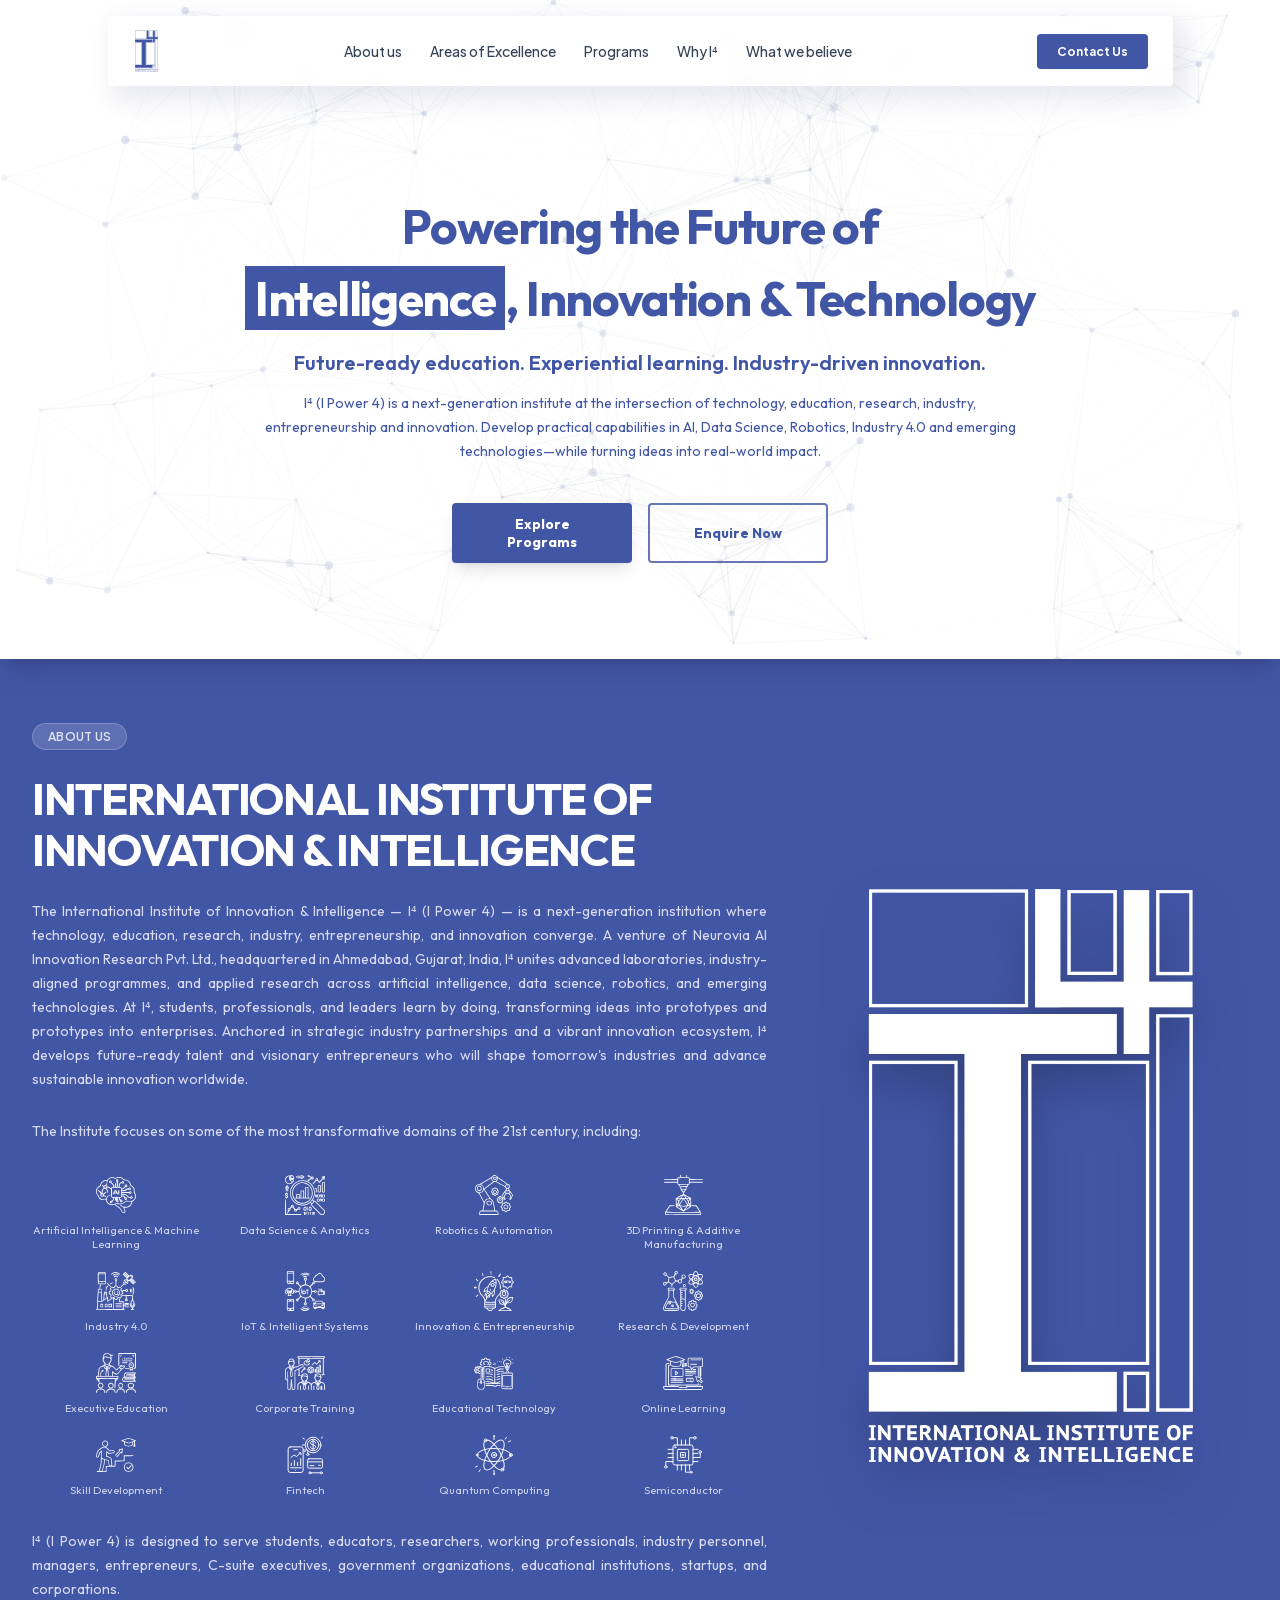
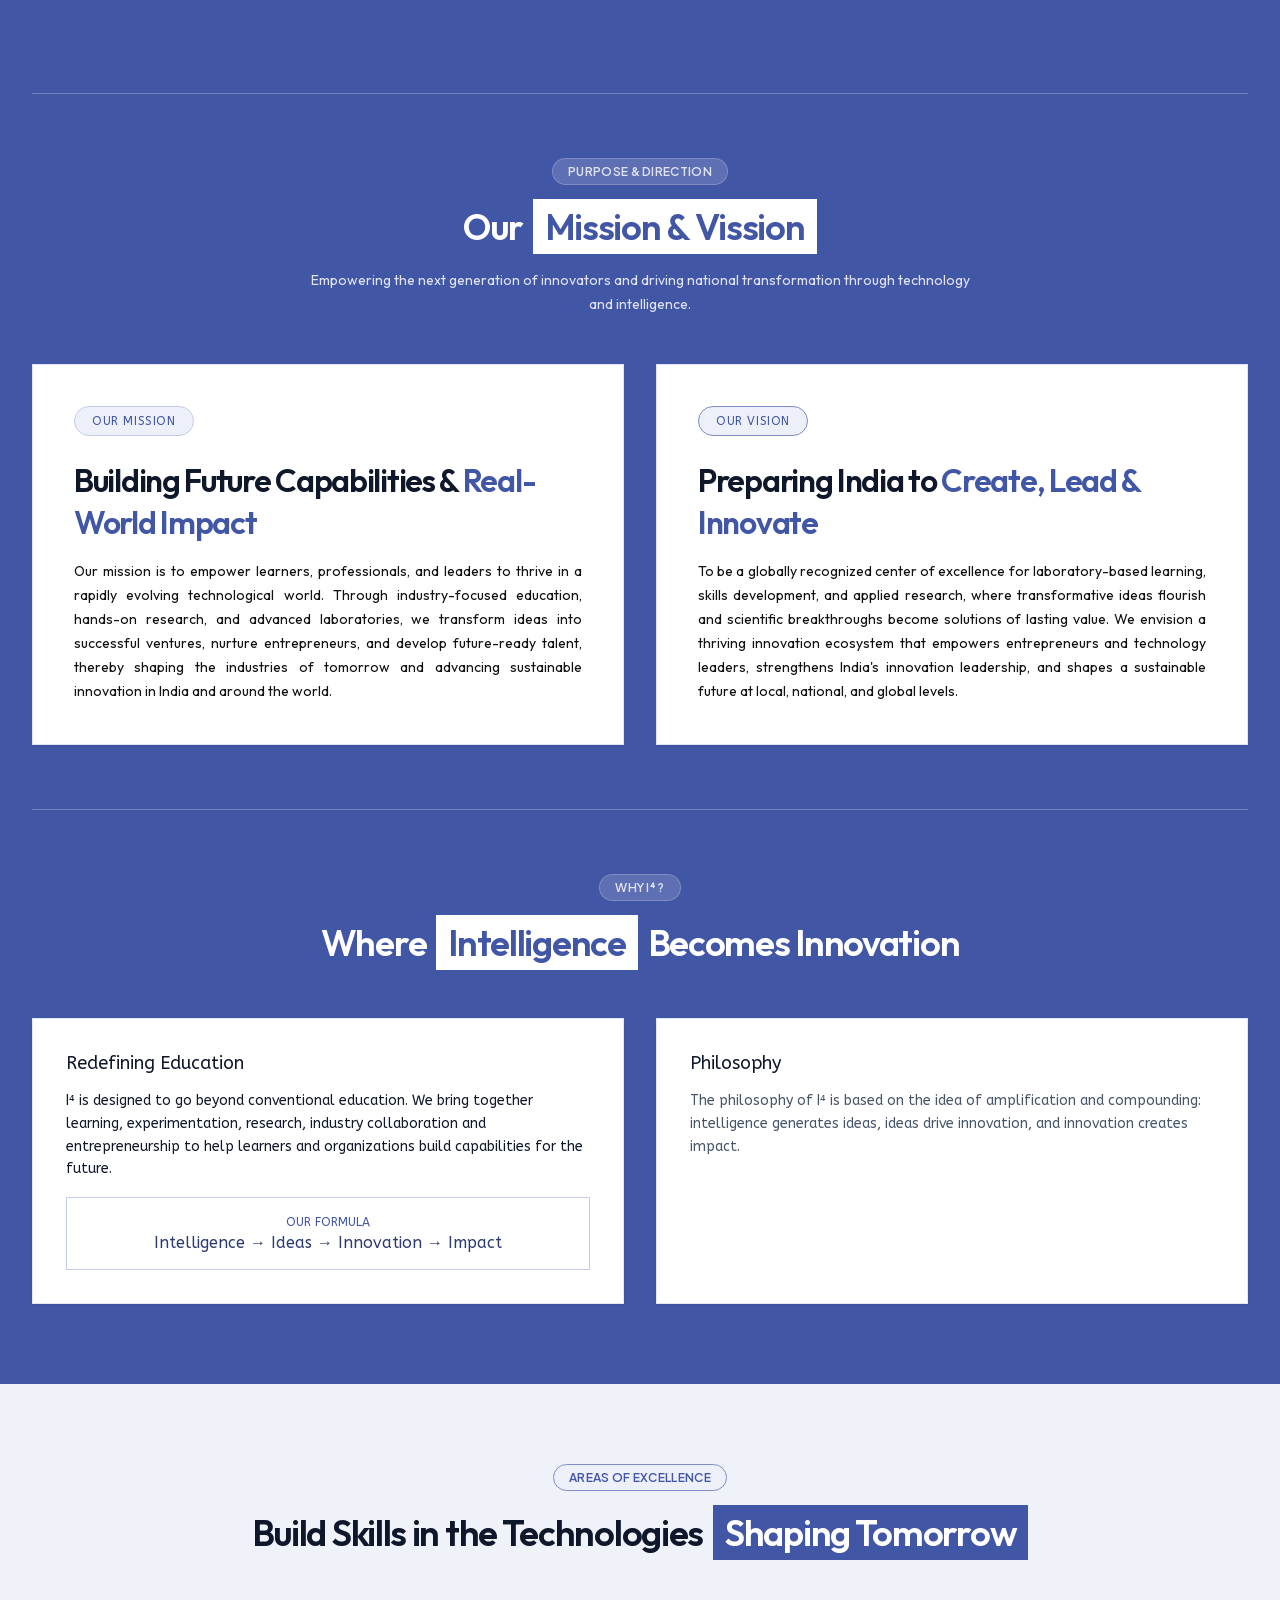
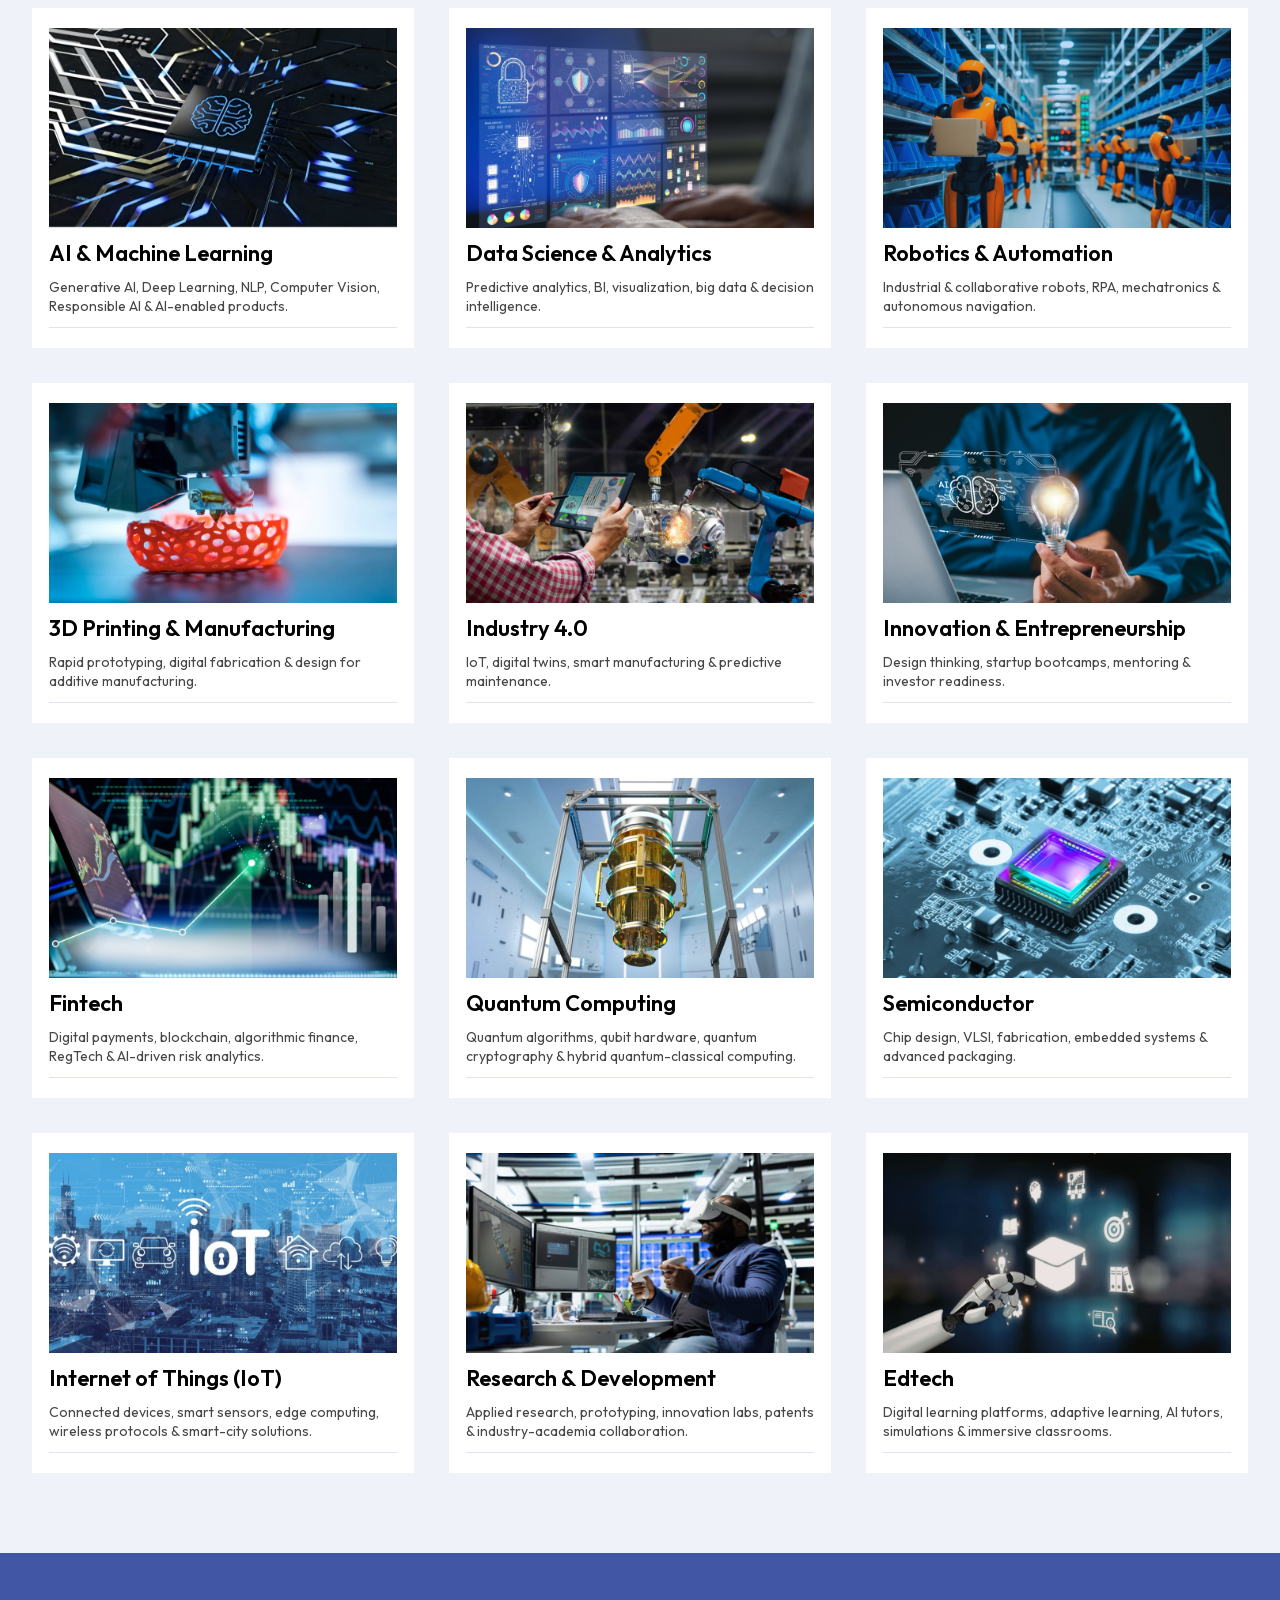
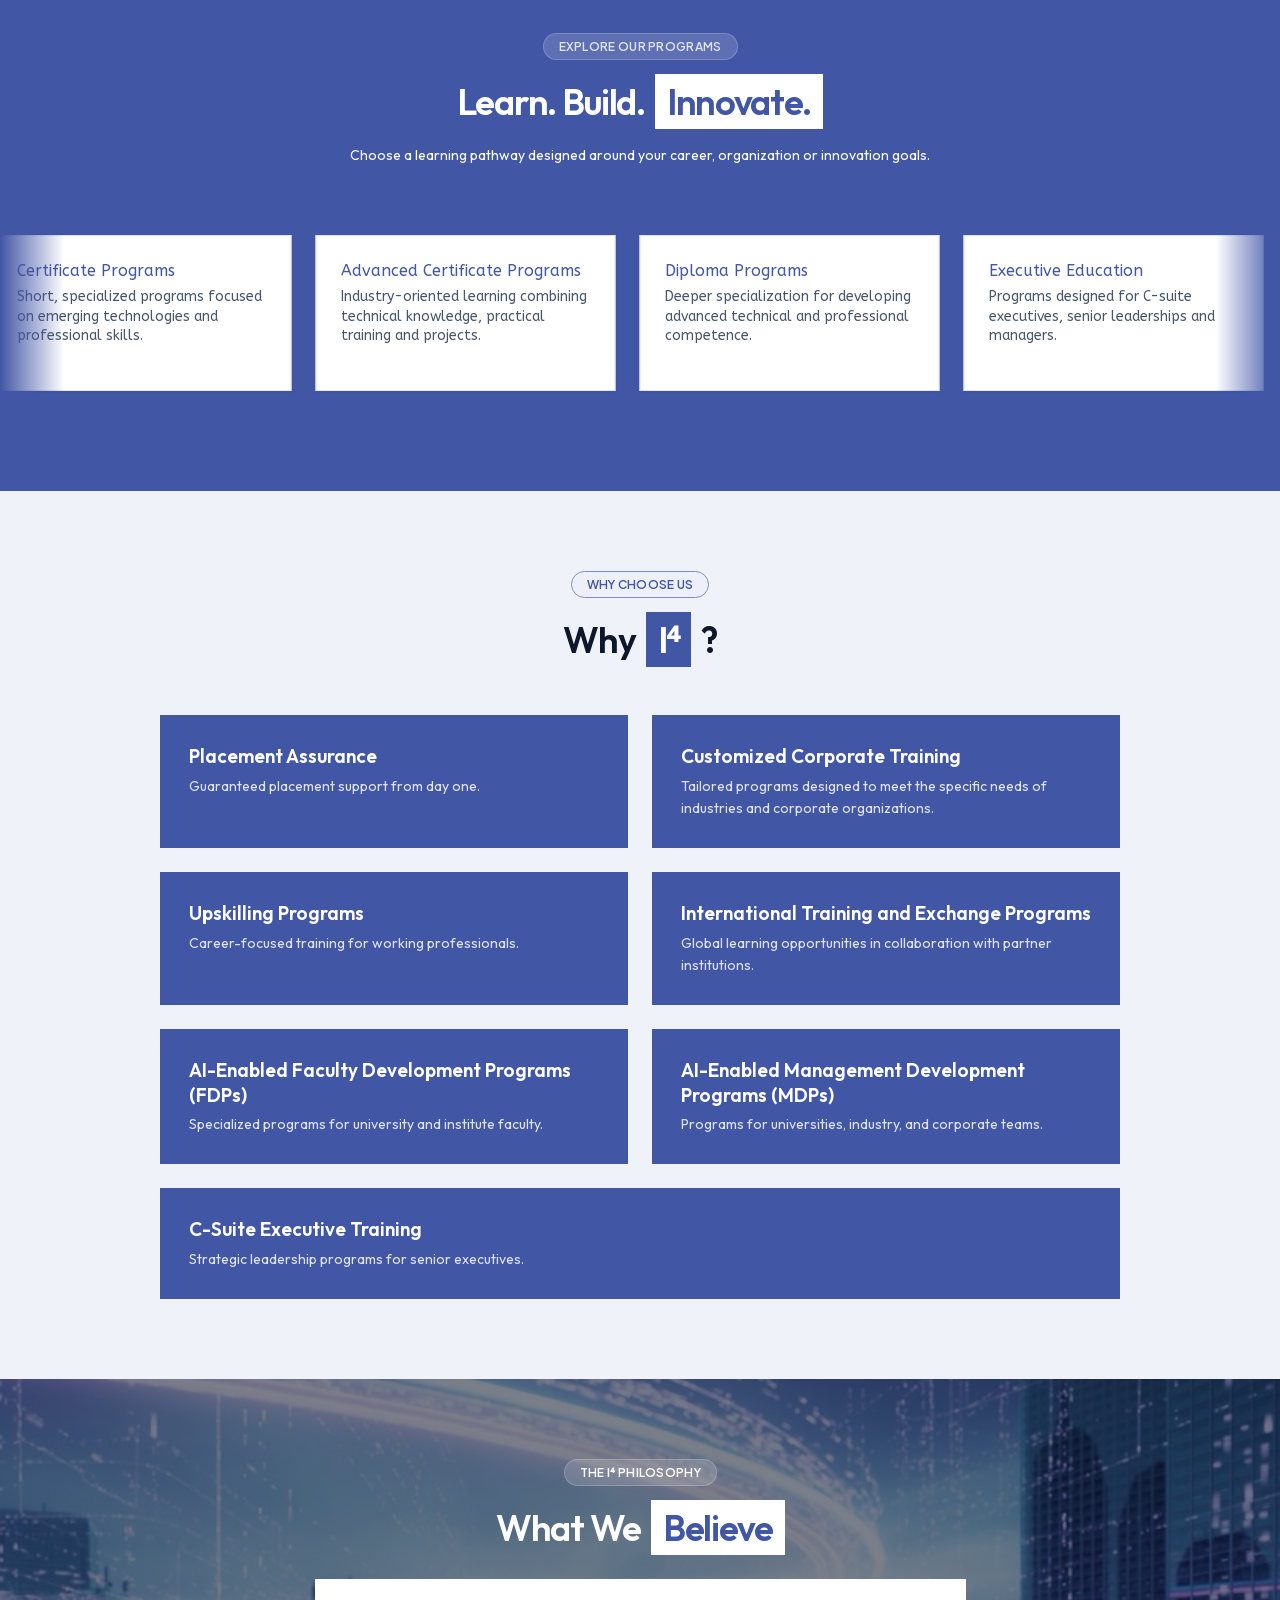
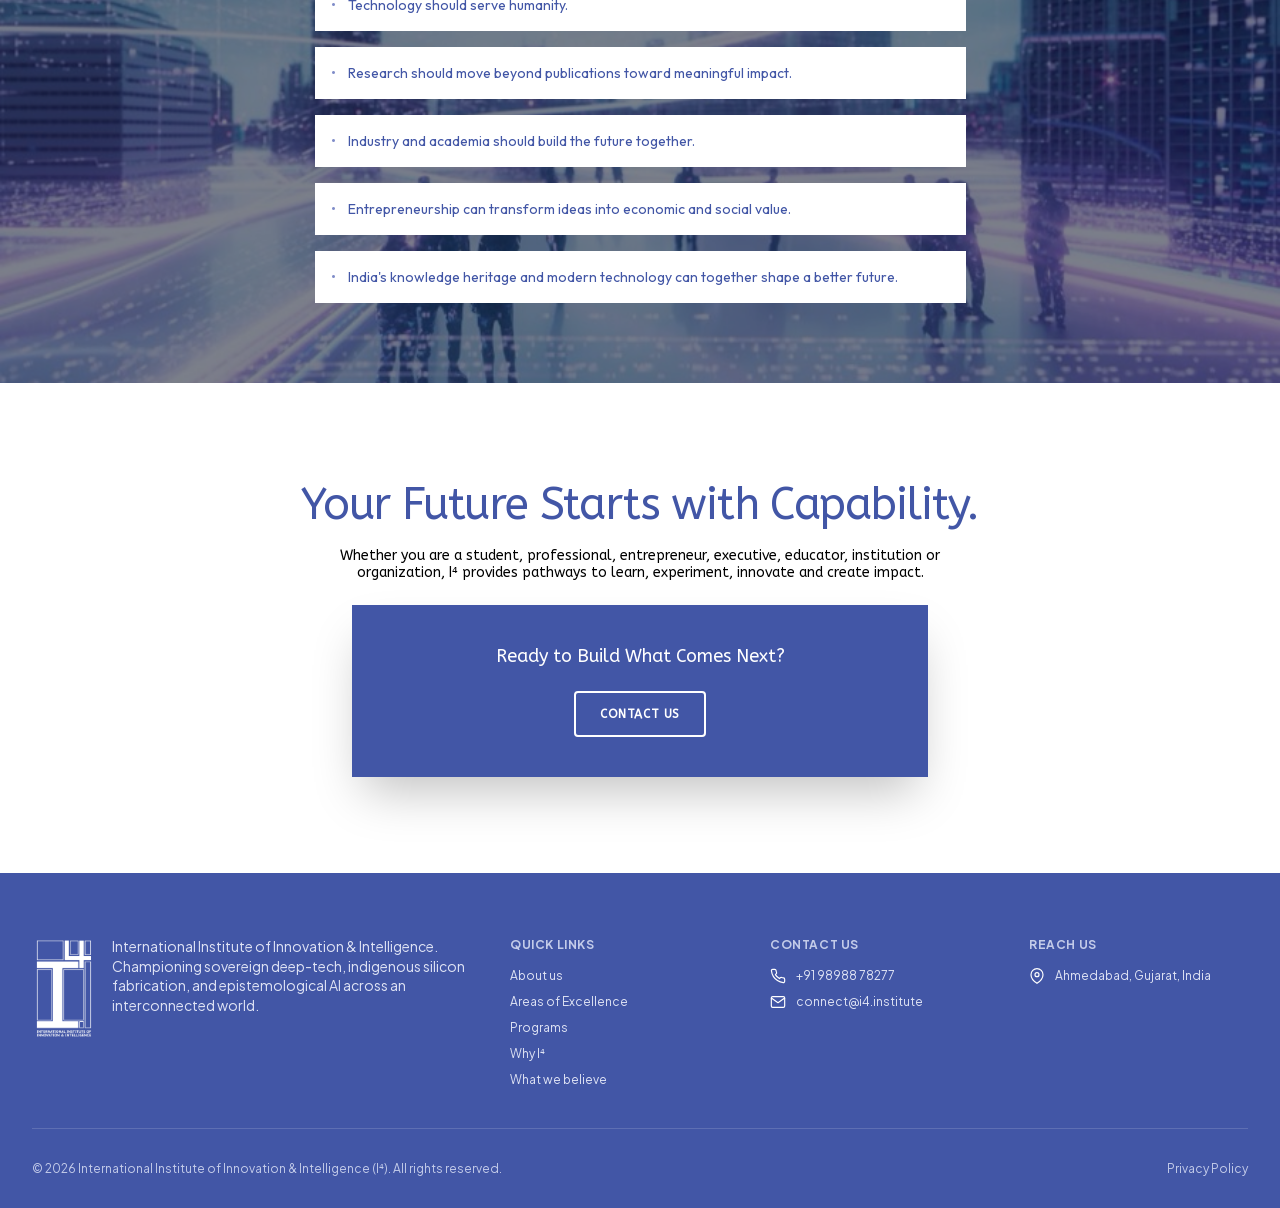
<file: index.html>
<!DOCTYPE html>
<html lang="en">
<head>
<meta charset="UTF-8">
<meta http-equiv="Content-Security-Policy" content="default-src 'none'; script-src 'self'; style-src 'self' 'unsafe-inline'; img-src 'self' data:; font-src 'self'; connect-src 'self'; media-src 'self'; manifest-src 'self'; base-uri 'self'; form-action 'none'; object-src 'none'">
<meta name="referrer" content="strict-origin-when-cross-origin">
<meta name="viewport" content="width=device-width, initial-scale=1.0">
<title>International Institute of Innovation &amp; Intelligence</title>
<link rel="icon" type="image/png" href="assets/favicon.png?v=3">
<link rel="apple-touch-icon" href="assets/apple-touch-icon.png?v=3">
<link rel="preload" href="assets/fonts/outfit-var.woff2" as="font" type="font/woff2" crossorigin>
<link rel="stylesheet" href="assets/fonts.css">
<script src="assets/preloader.js"></script>
<style>
  :root{
    --blue-primary:#4256a6;
    --blue-dark:#4256a6;
    --blue-darker:#364a8f;
    --blue-navy:#2e3a73;
    --blue-action:#4256a6;
    --blue-accent:#4256a6;
    --blue-link:#4256a6;
    --blue-50:#eef0f9;
    --blue-100:#dfe3f4;
    --blue-200:#c3cbe9;
    --blue-300:#9aa6d6;
    --blue-400:#7f8cc8;
    --blue-bg-tint:#f0f2fa;
    --slate-900:#0f172a;
    --slate-700:#334155;
    --slate-600:#475569;
    --near-black:#010101;
    --gray-body:#474747;
    --white:#ffffff;
    --max-w:1280px;
  }
  *{box-sizing:border-box;}
  html{scroll-behavior:smooth;}
  body{
    margin:0;
    font-family:'Outfit', sans-serif;
    color:var(--slate-900);
    background:var(--white);
    -webkit-font-smoothing:antialiased;
    overflow-x:hidden;
  }
  img{max-width:100%;display:block;}
  a{text-decoration:none;color:inherit;}
  ul{list-style:none;margin:0;padding:0;}
  .wrap{max-width:var(--max-w);margin:0 auto;padding:0 32px;}
  .pill{
    display:inline-flex;align-items:center;
    padding:5px 15px;border-radius:9999px;
    font-family:'Plus Jakarta Sans',sans-serif;
    font-weight:600;font-size:12px;letter-spacing:.3px;text-transform:uppercase;
    backdrop-filter:blur(2px);
    background:rgba(255,255,255,0.15);
    border:1px solid rgba(255,255,255,0.2);
    color:var(--blue-100);
  }
  .pill.light{background:var(--blue-50);border-color:var(--blue-400);color:var(--blue-link);backdrop-filter:none;}
  .chip{
    display:inline-flex;align-items:center;justify-content:center;
    background:var(--white);color:var(--blue-primary);
    padding:5px 12px;font-weight:600;
  }
  .chip.on-white{background:var(--blue-primary);color:var(--white);}
  .btn{
    display:inline-flex;align-items:center;justify-content:center;
    font-family:'Outfit',sans-serif;font-weight:700;font-size:14px;
    padding:12px 32px;border-radius:4px;cursor:pointer;border:none;transition:transform .15s ease, background .2s ease;
  }
  .btn-primary{background:var(--blue-primary);color:var(--white);box-shadow:0 10px 15px -3px rgba(0,0,0,.1),0 4px 6px -4px rgba(0,0,0,.1);}
  .btn-primary:hover{background:var(--blue-darker);}
  .btn-outline{background:transparent;color:var(--blue-primary);border:2px solid rgba(66,86,166,.8);padding:10px 30px;}
  .btn-outline:hover{background:rgba(66,86,166,.08);}
  .btn-outline-white{background:transparent;color:var(--white);border:2px solid var(--white);padding:14px 24px;font-family:'ABeeZee',sans-serif;font-size:12px;letter-spacing:.6px;text-transform:uppercase;}
  .btn-outline-white:hover{background:rgba(255,255,255,.12);}

  /* ---------- LOADING SCREEN ---------- */
  .preloader{
    position:fixed;inset:0;z-index:1000;display:none;
    align-items:center;justify-content:center;background:var(--white);
    transition:opacity .6s ease, visibility .6s ease;
  }
  html.preload .preloader,.preloader.hide{display:flex;}
  html.preload{overflow:hidden;}
  .preloader.hide{opacity:0;visibility:hidden;pointer-events:none;}
  .preloader svg{display:block;height:clamp(150px,42vh,320px);width:auto;aspect-ratio:704/1130;}

  /* ---------- NAV ---------- */
  .navbar{
    position:sticky;top:16px;z-index:100;
    display:flex;align-items:center;justify-content:space-between;
    gap:16px;
    max-width:1065px;margin:16px auto;
    padding:12px 24px;
    background:rgba(255,255,255,0.75);
    backdrop-filter:blur(8px);
    border:1px solid rgba(255,255,255,0.6);
    box-shadow:10px 10px 25px 6px rgba(46,58,115,0.1);
    border-radius:4px;
  }
  .brand{display:flex;align-items:center;gap:10px;}
  .brand img{height:44px;width:auto;}
  .nav-links{display:flex;align-items:center;gap:28px;}
  .nav-links a{font-family:'Plus Jakarta Sans',sans-serif;font-weight:500;font-size:14px;color:var(--slate-700);}
  .nav-links a:hover{color:var(--blue-primary);}
  .nav-cta{background:var(--blue-action);color:var(--white);font-family:'Plus Jakarta Sans',sans-serif;font-weight:700;font-size:12px;padding:10px 20px;border-radius:4px;box-shadow:0 1px 1px rgba(0,0,0,.05);}
  .nav-toggle{display:none;background:none;border:none;cursor:pointer;padding:4px;}
  .nav-toggle span{display:block;width:24px;height:2px;background:var(--slate-700);margin:5px 0;transition:.2s;}

  /* ---------- HERO ---------- */
  /* The hero is pulled up behind the sticky navbar (--nav-space = navbar height + its
     vertical margins) so the particle background reaches the top of the page; the
     same amount is added back to the top padding so the text does not move. */
  :root{--nav-space:102px;}
  .hero{
    position:relative;
    margin-top:calc(-1 * var(--nav-space));
    padding:calc(88px + var(--nav-space)) 32px 96px;
    text-align:center;
    overflow:hidden;
    box-shadow:0 20px 25px -5px rgba(0,0,0,.1),0 8px 10px -6px rgba(0,0,0,.1);
  }
  .hero-inner{position:relative;z-index:1;max-width:1024px;margin:0 auto;display:flex;flex-direction:column;align-items:center;gap:16px;}
  .hero h1{
    font-weight:700;font-size:48px;line-height:72px;letter-spacing:-1.3px;
    color:var(--blue-primary);margin:0;
  }
  .hero h1 .hl{color:var(--white);background:var(--blue-primary);padding:2px 10px;}
  .hero .lede{font-family:'Outfit',sans-serif;font-weight:600;font-size:20px;color:var(--blue-primary);max-width:768px;margin:0;}
  .hero .body{font-size:14px;color:var(--blue-primary);max-width:768px;line-height:24px;margin:0;}
  .hero .cta-row{display:flex;gap:16px;justify-content:center;flex-wrap:wrap;padding-top:24px;}
  .hero .cta-row .btn{width:180px;}

  /* ---------- SECTION shared ---------- */
  section{width:100%;}
  .section-pad{padding:80px 32px;}
  .section-head{display:flex;flex-direction:column;align-items:center;gap:14px;text-align:center;margin-bottom:48px;}
  .section-head h2{font-family:'Outfit',sans-serif;font-weight:600;font-size:36px;letter-spacing:-1.3px;margin:0;display:flex;flex-wrap:wrap;gap:10px;justify-content:center;align-items:center;}
  .section-head p{font-size:14px;max-width:672px;margin:0;line-height:24px;}

  /* ---------- ABOUT ---------- */
  .about{background:var(--blue-primary);color:var(--white);}
  .about-top{padding:64px 32px 0;}
  [data-particle-net]{position:relative;}
  .particle-net{position:absolute;inset:0;width:100%;height:100%;z-index:0;pointer-events:none;opacity:.35;transition:opacity .6s ease;}
  @media (hover:hover){
    [data-particle-net]:hover > .particle-net{opacity:1;}
  }
  [data-particle-net] > :not(.particle-net){position:relative;z-index:1;}
  .about-grid{
    max-width:var(--max-w);margin:0 auto;
    display:grid;grid-template-columns:1.7fr 1fr;gap:48px;align-items:center;
    padding-bottom:64px;
  }
  .about-copy .pill{margin-bottom:24px;}
  .about-copy h2{font-weight:700;font-size:44px;line-height:1.15;letter-spacing:-1.3px;margin:0 0 24px;}
  .about-copy p{font-size:14px;line-height:24px;opacity:.95;margin:0 0 28px;color:var(--blue-100);text-align:justify;}
  .eco-grid{
    display:grid;grid-template-columns:repeat(4,1fr);gap:20px;margin:32px 0;
  }
  .eco-item{display:flex;flex-direction:column;align-items:center;gap:8px;text-align:center;}
  .eco-item img{width:40px;height:40px;object-fit:contain;filter:brightness(0) invert(1);opacity:.95;}
  .eco-item span{font-size:11px;line-height:14px;opacity:.9;color:var(--blue-100);}
  .about-visual{display:flex;justify-content:center;}
  .about-visual .card{
    border-radius:28px;overflow:hidden;
    backdrop-filter:blur(6px);
    filter:drop-shadow(0 25px 25px rgba(0,0,0,.25));
    max-width:384px;width:100%;
  }
  .about-visual img{width:100%;height:auto;border-radius:20px;}

  .divider-line{border:none;border-top:1px solid rgba(255,255,255,.25);max-width:calc(var(--max-w) - 64px);margin:0 auto;}

  /* mission/vision */
  .mv{padding:64px 32px;max-width:var(--max-w);margin:0 auto;}
  .mv .section-head h2{color:var(--white);}
  .mv .section-head p{color:var(--blue-100);}
  .mv-cards{display:grid;grid-template-columns:1fr 1fr;gap:32px;}
  .mv-card{
    background:var(--white);border:1px solid var(--blue-100);
    padding:41px;box-shadow:0 1px 2px rgba(0,0,0,.05);
    display:flex;flex-direction:column;gap:16px;
  }
  .mv-card .badge{
    align-self:flex-start;background:var(--blue-50);border:1px solid var(--blue-200);
    padding:7px 17px;border-radius:9999px;font-family:'ABeeZee',sans-serif;
    font-size:12px;letter-spacing:.6px;text-transform:uppercase;color:var(--blue-link);
  }
  .mv-card.vision .badge{border-color:var(--blue-400);}
  .mv-card h3{font-weight:600;font-size:32px;line-height:1.3;letter-spacing:-1.3px;margin:8px 0 0;color:var(--slate-900);}
  .mv-card h3 .accent{color:var(--blue-accent);}
  .mv-card p{font-size:14px;line-height:24px;color:#111;text-align:justify;margin:0;}

  /* why i4 */
  .why{padding:64px 32px 80px;max-width:var(--max-w);margin:0 auto;}
  .why .section-head h2{color:var(--white);}
  .why-cards{display:grid;grid-template-columns:1fr 1fr;gap:32px;}
  .why-card{background:var(--white);border:1px solid #e2e8f0;padding:33px;filter:drop-shadow(0 1px 1px rgba(0,0,0,.05));display:flex;flex-direction:column;gap:16px;}
  .why-card h3{font-family:'ABeeZee',sans-serif;font-weight:400;font-size:18px;margin:0;color:var(--slate-900);}
  .why-card p{font-family:'ABeeZee',sans-serif;font-size:14px;line-height:22.75px;color:var(--slate-900);margin:0;}
  .formula-box{border:1px solid var(--blue-200);padding:17px;display:flex;flex-direction:column;align-items:center;gap:4px;}
  .formula-box .label{font-family:'ABeeZee',sans-serif;font-size:12px;color:var(--blue-accent);text-transform:uppercase;}
  .formula-box .formula{font-family:'ABeeZee',sans-serif;font-size:16px;color:var(--blue-navy);text-align:center;}
  .why-card .core-tag{display:flex;align-items:center;gap:8px;}
  .why-card .core-tag .dot{width:8px;height:8px;border-radius:9999px;background:var(--blue-accent);}
  .why-card .core-tag span{font-family:'ABeeZee',sans-serif;font-size:12px;letter-spacing:.6px;text-transform:uppercase;color:var(--blue-accent);}
  .why-card .core-body{color:var(--slate-600) !important;}

  /* ---------- AREAS OF EXCELLENCE ---------- */
  .excellence{background:var(--blue-bg-tint);}
  .excellence .section-head h2{color:var(--slate-900);}
  .excellence .section-head h2 .chip{background:var(--blue-primary);color:var(--white);}
  .ex-grid{display:grid;grid-template-columns:repeat(3,1fr);gap:35px;max-width:var(--max-w);margin:0 auto;}
  .ex-card{background:var(--white);display:flex;flex-direction:column;gap:11px;padding:20px 17px;overflow:hidden;}
  .ex-card img{width:100%;height:200px;object-fit:cover;}
  .ex-card h3{font-weight:600;font-size:22px;margin:0;color:var(--near-black);}
  .ex-card p{font-size:14px;line-height:19px;color:var(--gray-body);margin:0;}
  .ex-card hr{border:none;border-top:1px solid var(--blue-100);width:100%;margin:0;}

  /* ---------- PROGRAMS ---------- */
  .programs{background:var(--blue-dark);color:var(--white);}
  .programs .section-head p{color:var(--white);}
  /* Programs carousel: the cards drift right-to-left in an endless loop. The set is repeated
     once (the repeat is aria-hidden) so the loop is seamless; it pauses on hover/focus. */
  .prog-carousel{
    margin:0 -32px;padding:20px 0;overflow:hidden;
    -webkit-mask-image:linear-gradient(90deg,transparent,#000 5%,#000 95%,transparent);
    mask-image:linear-gradient(90deg,transparent,#000 5%,#000 95%,transparent);
  }
  .prog-track{display:flex;width:max-content;animation:progScroll 60s linear infinite;will-change:transform;}
  .prog-carousel{cursor:grab;touch-action:pan-y;-webkit-user-select:none;user-select:none;}
  .prog-carousel.dragging{cursor:grabbing;}
  .prog-carousel:hover .prog-track,.prog-carousel:focus-within .prog-track{animation-play-state:paused;}
  @keyframes progScroll{to{transform:translateX(-50%);}}
  .prog-card{
    flex:none;width:300px;margin-right:24px;
    background:var(--white);border:1px solid var(--blue-100);padding:25px;display:flex;flex-direction:column;gap:7px;
    filter:drop-shadow(0 1px 1px rgba(0,0,0,.05));
    transition:transform .35s cubic-bezier(.22,1,.36,1), box-shadow .35s ease, border-color .35s ease;
  }
  .prog-card h3{font-family:'ABeeZee',sans-serif;font-weight:400;font-size:16px;color:var(--blue-link);margin:0;}
  .prog-card p{font-family:'ABeeZee',sans-serif;font-size:14px;line-height:19.5px;color:var(--slate-600);margin:0;}
  @media (prefers-reduced-motion: reduce){
    .prog-track{animation:none;}
    .prog-carousel{overflow-x:auto;-webkit-mask-image:none;mask-image:none;}
    .prog-card[aria-hidden="true"]{display:none;}
  }

  /* ---------- WHY I⁴ ---------- */
  .whyi{background:var(--blue-bg-tint);}
  .whyi .section-head h2{color:var(--slate-900);}
  .whyi .section-head h2 .chip{background:var(--blue-primary);color:var(--white);}
  .whyi-grid{max-width:960px;margin:0 auto;display:grid;grid-template-columns:repeat(2,1fr);gap:24px;}
  .whyi-card{
    background:var(--blue-primary);border:1px solid var(--blue-primary);
    padding:28px;
  }
  .whyi-card:last-child{grid-column:1 / -1;}  /* 7 cards: the last one spans the full row */
  .whyi-card h3{font-family:'Outfit',sans-serif;font-weight:600;font-size:19px;line-height:1.3;color:var(--white);margin:0 0 6px;}
  .whyi-card p{font-size:14px;line-height:22px;color:var(--blue-100);margin:0;}
  .whyi-card:hover{transform:translateY(-6px);box-shadow:0 20px 40px -12px rgba(46,58,115,.45);border-color:var(--blue-400);}
  .whyi-card.revealed{transition-delay:0ms;}  /* hover reacts instantly once the entrance is over */

  /* ---------- PHILOSOPHY ---------- */
  .philosophy{
    position:relative;padding:80px 64px;
    background-size:cover;background-position:center;
    color:var(--white);
  }
  .philosophy::before{content:"";position:absolute;inset:0;background:rgba(15,23,42,.55);}
  .philosophy-inner{position:relative;max-width:1152px;margin:0 auto;display:flex;flex-direction:column;align-items:center;gap:24px;}
  .philosophy .section-head{margin-bottom:0;}
  .philosophy .section-head h2{color:var(--white);}
  .philosophy .pill{color:var(--white);}
  .philosophy .section-head h2 .chip{background:var(--white);color:var(--blue-dark);}
  .belief-list{display:grid;grid-template-columns:1fr;gap:16px;width:100%;max-width:651px;}
  .belief-item{background:var(--white);display:flex;gap:12px;align-items:flex-start;padding:16px;}
  .belief-item .dot{color:var(--blue-400);font-size:16px;line-height:20px;}
  .belief-item span{color:var(--blue-primary);font-size:14px;line-height:20px;}

  /* ---------- FINAL CTA ---------- */
  .final-cta{padding:96px 32px;text-align:center;}
  .final-cta .inner{max-width:896px;margin:0 auto;display:flex;flex-direction:column;align-items:center;gap:16px;}
  .final-cta h2{font-family:'ABeeZee',sans-serif;font-weight:400;font-size:44px;letter-spacing:-1.2px;margin:0;color:var(--blue-primary);}
  .final-cta p{font-family:'ABeeZee',sans-serif;font-size:14px;color:#000;max-width:672px;margin:0 0 8px;}
  .cta-box{
    background:var(--blue-primary);color:var(--white);
    max-width:576px;width:100%;padding:40px;
    box-shadow:0 25px 50px -12px rgba(0,0,0,.25);
    display:flex;flex-direction:column;align-items:center;gap:24px;
  }
  .cta-box h3{font-family:'ABeeZee',sans-serif;font-weight:400;font-size:18px;margin:0;}

  /* ---------- FOOTER ---------- */
  footer{background:var(--blue-primary);color:var(--blue-100);padding:64px 32px 32px;}
  .footer-grid{
    max-width:var(--max-w);margin:0 auto;
    display:grid;grid-template-columns:2fr 1fr 1fr 1fr;gap:40px;
    border-bottom:1px solid rgba(255,255,255,.15);padding-bottom:40px;
  }
  .footer-brand{display:flex;gap:16px;align-items:flex-start;}
  .footer-brand img{width:64px;height:auto;flex-shrink:0;}
  .footer-brand p{font-family:'Plus Jakarta Sans',sans-serif;font-size:14px;line-height:19.5px;margin:0;color:var(--blue-100);}
  footer h4{font-family:'Plus Jakarta Sans',sans-serif;font-weight:700;font-size:12px;letter-spacing:.6px;text-transform:uppercase;color:var(--blue-200);margin:0 0 16px;}
  footer .flinks{display:flex;flex-direction:column;gap:10px;}
  footer .flinks a,footer .flinks span{font-family:'Plus Jakarta Sans',sans-serif;font-size:12px;color:var(--blue-100);line-height:16px;}
  footer .flinks a:hover{color:var(--white);}
  footer .flinks .has-icon{display:flex;align-items:center;gap:10px;}
  footer .flinks .has-icon svg{width:16px;height:16px;flex:none;fill:none;stroke:#fff;stroke-width:1.75;stroke-linecap:round;stroke-linejoin:round;}
  .footer-bottom{
    max-width:var(--max-w);margin:0 auto;padding-top:32px;
    display:flex;justify-content:space-between;align-items:center;flex-wrap:wrap;gap:16px;
  }
  .footer-bottom p{font-family:'Plus Jakarta Sans',sans-serif;font-size:12px;color:var(--blue-200);margin:0;}
  .footer-bottom .legal{display:flex;gap:24px;}
  .footer-bottom .legal a{font-family:'Plus Jakarta Sans',sans-serif;font-size:12px;color:var(--blue-200);}
  .footer-bottom .legal a:hover{color:var(--white);}

  /* ---------- SCROLL REVEAL (zignuts-style: snappy fade + rise + scale) ---------- */
  .reveal{
    opacity:0;
    transform:translateY(48px) scale(.96);
    transition:opacity .9s cubic-bezier(.16,1,.3,1), transform .9s cubic-bezier(.16,1,.3,1);
    will-change:opacity, transform;
  }
  .reveal.in-view{opacity:1;transform:translateY(0) scale(1);}
  .reveal-left{transform:translateX(-56px) scale(.97);}
  .reveal-left.in-view{transform:translateX(0) scale(1);}
  .reveal-right{transform:translateX(56px) scale(.97);}
  .reveal-right.in-view{transform:translateX(0) scale(1);}
  .reveal-scale{transform:scale(.85);}
  .reveal-scale.in-view{transform:scale(1);}

  /* once a reveal has played, swap to a quick transition so :hover states react instantly */
  .reveal.revealed{transition:transform .35s cubic-bezier(.22,1,.36,1), box-shadow .35s ease, border-color .35s ease, background-color .35s ease;}

  .stagger>*:nth-child(1){transition-delay:0ms}
  .stagger>*:nth-child(2){transition-delay:90ms}
  .stagger>*:nth-child(3){transition-delay:180ms}
  .stagger>*:nth-child(4){transition-delay:270ms}
  .stagger>*:nth-child(5){transition-delay:360ms}
  .stagger>*:nth-child(6){transition-delay:450ms}
  .stagger>*:nth-child(7){transition-delay:540ms}
  .stagger>*:nth-child(8){transition-delay:630ms}
  .stagger>*:nth-child(9){transition-delay:720ms}
  .stagger>*:nth-child(10){transition-delay:810ms}
  .stagger>*:nth-child(11){transition-delay:900ms}
  .stagger>*:nth-child(12){transition-delay:990ms}
  .stagger>*:nth-child(13){transition-delay:1080ms}

  @media (prefers-reduced-motion: reduce){
    .reveal{opacity:1 !important;transform:none !important;transition:none !important;}
  }

  /* ---------- HOVER EFFECTS (all cards/tiles) ----------
     Note: .eco-item/.mv-card/.why-card/.ex-card/.prog-card/.belief-item all carry
     .reveal, which already supplies a transition (slow pre-reveal, fast via
     .reveal.revealed post-reveal) — we only set the hover *values* here so we
     don't clobber that timing by re-declaring `transition` at equal specificity. */
  .eco-item:hover{transform:translateY(-4px);}
  .eco-item:hover img{transform:scale(1.18) rotate(-4deg);filter:brightness(0) invert(1) drop-shadow(0 0 10px rgba(255,255,255,.55));opacity:1;}
  .eco-item:hover span{opacity:1;}
  .eco-item img{transition:transform .35s cubic-bezier(.22,1,.36,1), filter .35s ease, opacity .35s ease;}
  .eco-item span{transition:opacity .35s ease;}

  /* Icon-grid entrance: the tiles themselves stay put; each icon pops in with a little
     overshoot and its label follows, rippling diagonally across the grid. --eco-d is
     set per tile from its on-screen row/column (see layoutEcoWave in site.js), so the
     wave also runs in the right order on phones, where the visual order differs from
     the HTML order. */
  .eco-item.reveal:not(.in-view){opacity:1;transform:none;}
  .eco-item:not(.in-view) img{opacity:0;transform:scale(.35) rotate(-14deg);}
  .eco-item:not(.in-view) span{opacity:0;transform:translateY(10px);}
  .eco-item.in-view img{animation:ecoPop .75s cubic-bezier(.34,1.56,.64,1) var(--eco-d,0ms) backwards;}
  .eco-item.in-view span{animation:ecoLabel .55s cubic-bezier(.22,1,.36,1) calc(var(--eco-d,0ms) + 200ms) backwards;}
  .eco-item.revealed{transition-delay:0ms;}  /* hover reacts instantly once the entrance is over */
  @keyframes ecoPop{
    0%{opacity:0;transform:scale(.35) rotate(-14deg);}
    60%{opacity:.95;transform:scale(1.12) rotate(3deg);}
    100%{opacity:.95;transform:scale(1) rotate(0);}
  }
  @keyframes ecoLabel{
    from{opacity:0;transform:translateY(10px);}
    to{opacity:.9;transform:translateY(0);}
  }
  @media (prefers-reduced-motion: reduce){
    .eco-item img,.eco-item span{animation:none !important;opacity:.95 !important;transform:none !important;}
  }

  .mv-card:hover,.why-card:hover,.prog-card:hover{
    transform:translateY(-8px);
    box-shadow:0 20px 40px -12px rgba(15,23,42,.18);
    border-color:var(--blue-400);
  }

  .ex-card img{transition:transform .5s cubic-bezier(.22,1,.36,1);}
  .ex-card:hover{transform:translateY(-8px);box-shadow:0 20px 40px -12px rgba(15,23,42,.18);}
  .ex-card:hover img{transform:scale(1.08);}

  .belief-item:hover{transform:translateX(6px) translateY(0);box-shadow:0 10px 25px -8px rgba(15,23,42,.15);}

  .about-visual .card{transition:transform .35s cubic-bezier(.22,1,.36,1);}
  .about-visual .card:hover{transform:translateY(-6px) scale(1.015);}

  /* ============ RESPONSIVE ============ */
  @media (max-width:1024px){
    .about-grid{grid-template-columns:1fr;}
    .about-visual{order:-1;}
    .eco-grid{grid-template-columns:repeat(3,1fr);}
    .eco-grid>*:nth-child(16){grid-column:2;}  /* 16 tiles = 5 full rows of 3 + 1: centre the last one */
    .ex-grid{grid-template-columns:repeat(2,1fr);}
    .footer-grid{grid-template-columns:1fr 1fr;}
    .footer-brand{grid-column:span 2;}
  }

  @media (max-width:768px){
    .wrap,.section-pad{padding-left:20px;padding-right:20px;}
    .navbar{margin:12px 16px;top:12px;padding:10px 16px;border-radius:4px;}
    .nav-links{
      position:absolute;top:calc(100% + 8px);left:0;right:0;
      background:var(--white);border-radius:4px;
      flex-direction:column;align-items:flex-start;gap:0;
      box-shadow:0 10px 25px rgba(46,58,115,0.15);
      display:none;padding:8px;
    }
    .nav-links.open{display:flex;}
    .nav-links a{width:100%;padding:12px;border-radius:2px;}
    .nav-links a:hover{background:var(--blue-50);}
    .nav-toggle{display:block;}
    .nav-cta{display:none;}

    :root{--nav-space:90px;}
    .hero{padding:calc(40px + var(--nav-space)) 20px 48px;}
    .hero h1{font-size:26px;line-height:44px;}
    .hero .lede{font-size:16px;line-height:22px;}
    .hero .body{font-size:14px;line-height:20px;text-align:justify;}

    .section-head h2{font-size:22px;}
    .why .section-head h2,.excellence .section-head h2{font-size:20px;}

    .about-top{padding:48px 20px 0;}
    .mv{padding:48px 20px;}
    .why{padding:8px 20px 56px;}
    .section-pad{padding:56px 20px;}
    .philosophy{padding:56px 20px;}
    .final-cta{padding:56px 20px;}
    footer{padding:48px 20px 32px;}

    /* About: reflow so the visual card sits right after the heading,
       matching the Figma mobile edit, without touching desktop DOM order */
    .about-grid{display:flex;flex-direction:column;gap:16px;}
    .about-copy{display:contents;}
    .about-copy .pill{order:1;margin-bottom:0;}
    .about-copy h2{order:2;font-size:20px;text-align:center;}
    .about-visual{order:3;}
    .about-copy p{text-align:justify;}
    .about-copy p:nth-of-type(1){order:4;}
    .about-copy p:nth-of-type(2){order:5;}
    .about-copy p:nth-of-type(3){order:7;}

    /* Icon grid: 3 columns, reordered to match the Figma mobile arrangement */
    .eco-grid{grid-template-columns:repeat(3,1fr);order:6;}
    .eco-grid>*:nth-child(1){order:1;}
    .eco-grid>*:nth-child(2){order:8;}
    .eco-grid>*:nth-child(3){order:2;}
    .eco-grid>*:nth-child(4){order:9;}
    .eco-grid>*:nth-child(5){order:3;}
    .eco-grid>*:nth-child(6){order:10;}
    .eco-grid>*:nth-child(7){order:4;}
    .eco-grid>*:nth-child(8){order:11;}
    .eco-grid>*:nth-child(9){order:5;}
    .eco-grid>*:nth-child(10){order:12;}
    .eco-grid>*:nth-child(11){order:6;}
    .eco-grid>*:nth-child(12){order:13;}
    .eco-grid>*:nth-child(13){order:7;}
    .eco-grid>*:nth-child(14){order:14;}
    .eco-grid>*:nth-child(15){order:15;}
    .eco-grid>*:nth-child(16){order:16;}

    .mv-cards{grid-template-columns:1fr;}
    .mv-card{text-align:center;}
    .mv-card .badge{align-self:center;}
    .mv-card h3{text-align:left;font-size:22px;}
    .mv-card p{text-align:justify;}

    .why-cards{grid-template-columns:1fr;}
    .why-card{text-align:center;}
    .why-card h3{text-align:left;}
    .why-card p{text-align:justify;}
    .why-card .core-tag{justify-content:flex-start;}

    .ex-grid{grid-template-columns:1fr;}
    .ex-card{text-align:center;}
    .ex-card h3{font-size:19px;text-align:left;}
    .ex-card p{text-align:justify;}

    .prog-carousel{margin:0 -20px;}
    .prog-card{width:260px;margin-right:16px;text-align:left;}
    .whyi-grid{grid-template-columns:1fr;gap:16px;}
    .whyi-card{padding:20px 18px;text-align:left;}
    .whyi-card:last-child{grid-column:auto;}
    .whyi-card h3{font-size:17px;}
    .prog-card h3{text-align:left;}
    .prog-card p{text-align:left;}
    .belief-item{justify-content:flex-start;padding:24px;}
    .belief-item span{text-align:justify;}

    .footer-grid{grid-template-columns:1fr;}
    .footer-grid>div{text-align:justify;}
    .footer-brand{grid-column:span 1;align-items:center;justify-content:center;text-align:justify;}
    .footer-bottom{flex-direction:column;align-items:center;text-align:justify;}
    .footer-bottom .legal{justify-content:center;}

    .final-cta h2{font-size:26px;}
    .cta-box{padding:28px;}
  }
</style>
</head>
<body>
<div class="preloader" id="preloader" role="status" aria-label="Loading"><svg id="ld" xmlns="http://www.w3.org/2000/svg" viewBox="0 0 704 1130" aria-hidden="true" focusable="false">
<style>
#ld .ld-bx{fill:none;stroke:#4256a6;stroke-width:6.5;animation:ldDraw .9s cubic-bezier(.65,0,.35,1) forwards}
#ld .ld-br{fill:#4256a6;transform-box:fill-box;animation-duration:.75s;animation-timing-function:cubic-bezier(.22,1,.36,1);animation-fill-mode:both}
#ld .ld-xl{transform-origin:left center;animation-name:ldGx}
#ld .ld-xr{transform-origin:right center;animation-name:ldGx}
#ld .ld-yt{transform-origin:center top;animation-name:ldGy}
#ld .ld-yb{transform-origin:center bottom;animation-name:ldGy}
#ld .ld-wd{fill:#4256a6;animation:ldRise .8s cubic-bezier(.22,1,.36,1) both}
@keyframes ldDraw{to{stroke-dashoffset:0}}
@keyframes ldGx{from{transform:scaleX(0)}to{transform:scaleX(1)}}
@keyframes ldGy{from{transform:scaleY(0)}to{transform:scaleY(1)}}
@keyframes ldRise{from{opacity:0;transform:translateY(18px)}to{opacity:1;transform:none}}
@keyframes ldFade{from{opacity:0}to{opacity:1}}
/* Reduce Motion: the lines still draw and the bars still grow (small, calm shapes), but the
   wordmark fades in instead of sliding up. */
@media (prefers-reduced-motion:reduce){#ld .ld-wd{animation-name:ldFade}}
</style>
<g>
<rect class="ld-bx" x="58.25" y="42.25" width="284.5" height="209.5" style="stroke-dasharray:988.0;stroke-dashoffset:988.0;animation-delay:0s"/>
<rect class="ld-bx" x="421.25" y="43.25" width="84.5" height="149.5" style="stroke-dasharray:468.0;stroke-dashoffset:468.0;animation-delay:.15s"/>
<rect class="ld-bx" x="584.25" y="43.25" width="60.5" height="149.5" style="stroke-dasharray:420.0;stroke-dashoffset:420.0;animation-delay:.3s"/>
<rect class="ld-bx" x="584.25" y="271.25" width="60.5" height="722.5" style="stroke-dasharray:1566.0;stroke-dashoffset:1566.0;animation-delay:.45s"/>
<rect class="ld-bx" x="58.25" y="356.25" width="155.5" height="551.5" style="stroke-dasharray:1414.0;stroke-dashoffset:1414.0;animation-delay:.6s"/>
<rect class="ld-bx" x="349.25" y="356.25" width="215.5" height="551.5" style="stroke-dasharray:1534.0;stroke-dashoffset:1534.0;animation-delay:.75s"/>
<rect class="ld-bx" x="524.25" y="926.25" width="40.5" height="67.5" style="stroke-dasharray:216.0;stroke-dashoffset:216.0;animation-delay:.9s"/>
<rect class="ld-br ld-xl" x="54" y="268" width="455" height="72" style="animation-delay:1.2s"/>
<rect class="ld-br ld-yt" x="230" y="338" width="103" height="588" style="animation-delay:1.6s"/>
<rect class="ld-br ld-xr" x="54" y="924" width="455" height="73" style="animation-delay:2s"/>
<rect class="ld-br ld-yb" x="359" y="39" width="46" height="216" style="animation-delay:2.4s"/>
<rect class="ld-br ld-xl" x="359" y="208" width="289" height="47" style="animation-delay:2.7s"/>
<rect class="ld-br ld-yt" x="521" y="40" width="47" height="300" style="animation-delay:2.95s"/>
<path class="ld-wd" style="animation-delay:3.2s" d="M57.24312043435507 1021.973H62.16641169614711V1049.0H57.24312043435507ZM87.90197999929158 1049.0Q86.57347283341119 1046.777 84.93237574614719 1044.2224999999999Q83.29127865888317 1041.668 81.5329603511003 1039.0745Q79.77464204331743 1036.481 77.95771312527512 1034.0435Q76.14078420723283 1031.606 74.49968711996883 1029.656V1049.0H69.6545433385227V1021.973H73.67913857633681Q75.24208818325492 1023.611 77.03948023121075 1025.8535Q78.83687227916657 1028.096 80.65380119720888 1030.5140000000001Q82.47073011525117 1032.932 84.17043781277461 1035.3695Q85.87014551029804 1037.807 87.19865267617843 1039.913V1021.973H92.08287019779752V1049.0ZM118.44361834370925 1021.973V1026.224H110.12091168687033V1049.0H105.15854668490535V1026.224H96.83584002806643V1021.973ZM123.19658817397814 1049.0V1021.973H140.5844025509421V1026.146H128.11987943577017V1032.815H139.21682164488874V1036.91H128.11987943577017V1044.827H141.52217231509294V1049.0ZM154.55877506202785 1021.7Q160.41983608797074 1021.7 163.52619843172047 1023.845Q166.6325607754702 1025.99 166.6325607754702 1030.397Q166.6325607754702 1035.896 161.20131089142978 1037.846Q161.9437119547159 1038.743 162.88148171886675 1040.03Q163.8192514830176 1041.317 164.79609498734143 1042.8184999999999Q165.77293849166526 1044.32 166.67163451564318 1045.8995Q167.57033053962107 1047.479 168.2736578627342 1049.0H162.76426049834788Q162.0218594350618 1047.596 161.16223715125682 1046.1725000000001Q160.30261486745187 1044.749 159.42345571356043 1043.4035Q158.544296559669 1042.058 157.68467427586404 1040.8685Q156.8250519920591 1039.679 156.08265092877298 1038.743Q155.53561856635164 1038.782 155.14488116462212 1038.782Q154.7541437628926 1038.782 154.402480101336 1038.782H152.0189819507859V1049.0H147.09569068899387V1022.363Q148.8930827369497 1021.973 150.92491722594326 1021.8365Q152.9567517149368 1021.7 154.55877506202785 1021.7ZM154.9104387235844 1025.951Q153.3474891166663 1025.951 152.0189819507859 1026.068V1034.804H154.1680376602983Q155.96542970825413 1034.804 157.33301061430745 1034.609Q158.7005915203608 1034.414 159.6188244144252 1033.9070000000002Q160.53705730848958 1033.4 161.005942190565 1032.542Q161.47482707264047 1031.684 161.47482707264047 1030.358Q161.47482707264047 1029.11 161.005942190565 1028.252Q160.53705730848958 1027.394 159.65789815459814 1026.8870000000002Q158.7787390007067 1026.38 157.5674530553452 1026.1655Q156.35616710998366 1025.951 154.9104387235844 1025.951ZM191.3522118341179 1049.0Q190.0237046682375 1046.777 188.3826075809735 1044.2224999999999Q186.74151049370948 1041.668 184.9831921859266 1039.0745Q183.22487387814374 1036.481 181.40794496010145 1034.0435Q179.59101604205915 1031.606 177.94991895479512 1029.656V1049.0H173.104775173349V1021.973H177.12937041116314Q178.69232001808123 1023.611 180.48971206603704 1025.8535Q182.28710411399288 1028.096 184.10403303203518 1030.5140000000001Q185.92096195007747 1032.932 187.62066964760092 1035.3695Q189.32037734512437 1037.807 190.64888451100475 1039.913V1021.973H195.53310203262382V1049.0ZM220.99515415455764 1049.0Q220.4481217921363 1047.401 219.86201568954203 1045.841Q219.27590958694773 1044.281 218.7288772245264 1042.643H207.31934509402421Q206.77231273160288 1044.281 206.20574349909506 1045.8605Q205.63917426658725 1047.44 205.0921419041659 1049.0H199.97348194150914Q201.49735780825426 1044.671 202.8649387143076 1041.005Q204.23251962036096 1037.339 205.5414899161549 1034.063Q206.85046021194879 1030.787 208.13989363765623 1027.8229999999999Q209.42932706336367 1024.859 210.79690796941702 1021.973H215.44668304999837Q216.81426395605172 1024.859 218.10369738175916 1027.8229999999999Q219.3931308074666 1030.787 220.70210110326053 1034.063Q222.01107139905443 1037.339 223.39818917519426 1041.005Q224.78530695133406 1044.671 226.30918281807922 1049.0ZM213.02411115927532 1027.199Q212.1254151352974 1029.266 210.9727398001953 1032.23Q209.8200644650932 1035.194 208.56970477955872 1038.665H217.47851753899192Q216.22815785345742 1035.194 215.05594564826885 1032.191Q213.88373344308027 1029.188 213.02411115927532 1027.199ZM249.62217923050062 1021.973V1026.224H241.29947257366172V1049.0H236.33710757169672V1026.224H228.01440091485782V1021.973ZM254.3751490607695 1021.973H259.29844032256153V1049.0H254.3751490607695ZM270.8111672027512 1035.467Q270.8111672027512 1037.69 271.3581995651725 1039.5035Q271.9052319275939 1041.317 272.94068604217716 1042.5845Q273.9761401567604 1043.852 275.4609422833326 1044.554Q276.9457444099048 1045.256 278.82128393820653 1045.256Q280.6577497263353 1045.256 282.1425518529075 1044.554Q283.6273539794797 1043.852 284.66280809406294 1042.5845Q285.6982622086462 1041.317 286.2452945710676 1039.5035Q286.7923269334889 1037.69 286.7923269334889 1035.467Q286.7923269334889 1033.244 286.2452945710676 1031.4305Q285.6982622086462 1029.617 284.66280809406294 1028.3495Q283.6273539794797 1027.082 282.1425518529075 1026.38Q280.6577497263353 1025.678 278.82128393820653 1025.678Q276.9457444099048 1025.678 275.4609422833326 1026.38Q273.9761401567604 1027.082 272.94068604217716 1028.3690000000001Q271.9052319275939 1029.656 271.3581995651725 1031.4499999999998Q270.8111672027512 1033.244 270.8111672027512 1035.467ZM291.95006063631865 1035.467Q291.95006063631865 1038.938 290.91460652173544 1041.5900000000001Q289.87915240715216 1044.242 288.1012972292828 1046.0165Q286.32344205141345 1047.791 283.93994390086334 1048.688Q281.55644575031323 1049.585 278.8603576783795 1049.585Q276.16426960644577 1049.585 273.7612345858092 1048.688Q271.3581995651726 1047.791 269.5803443873032 1046.0165Q267.8024892094339 1044.242 266.7474982247642 1041.5900000000001Q265.6925072400944 1038.938 265.6925072400944 1035.467Q265.6925072400944 1031.996 266.7474982247642 1029.3635Q267.8024892094339 1026.731 269.61941812747614 1024.937Q271.43634704551846 1023.143 273.81984519606857 1022.2460000000001Q276.2033433466187 1021.349 278.8603576783795 1021.349Q281.51737201014026 1021.349 283.9008701606904 1022.2460000000001Q286.2843683112405 1023.143 288.06222348910984 1024.937Q289.8400786669792 1026.731 290.8950696516489 1029.3635Q291.95006063631865 1031.996 291.95006063631865 1035.467ZM316.59156421462046 1049.0Q315.26305704874005 1046.777 313.621959961476 1044.2224999999999Q311.98086287421205 1041.668 310.2225445664292 1039.0745Q308.4642262586463 1036.481 306.64729734060404 1034.0435Q304.8303684225617 1031.606 303.1892713352977 1029.656V1049.0H298.3441275538516V1021.973H302.3687227916657Q303.9316723985838 1023.611 305.7290644465396 1025.8535Q307.52645649449545 1028.096 309.3433854125377 1030.5140000000001Q311.16031433058004 1032.932 312.86002202810346 1035.3695Q314.55972972562694 1037.807 315.8882368915073 1039.913V1021.973H320.7724544131264V1049.0ZM346.23450653506023 1049.0Q345.6874741726389 1047.401 345.1013680700446 1045.841Q344.51526196745033 1044.281 343.96822960502897 1042.643H332.5586974745268Q332.01166511210545 1044.281 331.4450958795976 1045.8605Q330.8785266470898 1047.44 330.3314942846685 1049.0H325.2128343220117Q326.73671018875683 1044.671 328.10429109481015 1041.005Q329.4718720008635 1037.339 330.78084229665745 1034.063Q332.0898125924514 1030.787 333.3792460181588 1027.8229999999999Q334.6686794438662 1024.859 336.0362603499196 1021.973H340.68603543050097Q342.0536163365543 1024.859 343.3430497622617 1027.8229999999999Q344.63248318796917 1030.787 345.9414534837631 1034.063Q347.25042377955697 1037.339 348.63754155569677 1041.005Q350.02465933183663 1044.671 351.54853519858176 1049.0ZM338.2634635397779 1027.199Q337.36476751579994 1029.266 336.2120921806978 1032.23Q335.05941684559576 1035.194 333.8090571600613 1038.665H342.7178699194945Q341.46751023396 1035.194 340.2952980287714 1032.191Q339.1230858235828 1029.188 338.2634635397779 1027.199ZM373.10321330322034 1044.749V1049.0H355.9889151074671V1021.973H360.91220636925914V1044.749ZM387.9622553674527 1021.973H392.88554662924474V1049.0H387.9622553674527ZM418.62111493238916 1049.0Q417.29260776650875 1046.777 415.6515106792448 1044.2224999999999Q414.01041359198075 1041.668 412.2520952841979 1039.0745Q410.493776976415 1036.481 408.6768480583727 1034.0435Q406.8599191403304 1031.606 405.2188220530664 1029.656V1049.0H400.3736782716203V1021.973H404.3982735094344Q405.9612231163525 1023.611 407.75861516430837 1025.8535Q409.55600721226415 1028.096 411.37293613030647 1030.5140000000001Q413.18986504834874 1032.932 414.8895727458722 1035.3695Q416.58928044339564 1037.807 417.917787609276 1039.913V1021.973H422.8020051308951V1049.0ZM436.8545251223267 1045.334Q439.51153945408754 1045.334 440.72282539944905 1044.437Q441.93411134481056 1043.54 441.93411134481056 1041.902Q441.93411134481056 1040.927 441.5238370729946 1040.225Q441.1135628011786 1039.523 440.351624867806 1038.9575Q439.5896869344334 1038.392 438.49562220959075 1037.9045Q437.4015574847481 1037.417 435.9949028385218 1036.949Q434.5882481922955 1036.442 433.2792778965016 1035.8375Q431.97030760070766 1035.233 430.9739272262974 1034.336Q429.9775468518871 1033.439 429.37190387920634 1032.191Q428.76626090652553 1030.943 428.76626090652553 1029.188Q428.76626090652553 1025.522 431.30605401776745 1023.4355Q433.84584712900937 1021.349 438.2221060283801 1021.349Q440.761899139622 1021.349 442.73512301835615 1021.9145000000001Q444.7083468970902 1022.48 445.84148536210586 1023.143L444.31760949536067 1027.121Q442.9891023294803 1026.38 441.40661585247574 1025.99Q439.82412937547116 1025.6 438.14395854803416 1025.6Q436.1511977992136 1025.6 435.03759620428445 1026.4189999999999Q433.9239946093553 1027.238 433.9239946093553 1028.72Q433.9239946093553 1029.617 434.2951951409983 1030.2604999999999Q434.6663956726414 1030.904 435.3501861256681 1031.411Q436.03397657869476 1031.918 436.95220947275914 1032.347Q437.8704423668235 1032.776 438.9645070916662 1033.166Q440.87912036014086 1033.868 442.38345935679956 1034.5895Q443.8877983534582 1035.311 444.9232524680415 1036.3055Q445.9587065826247 1037.3 446.505738945046 1038.6455Q447.05277130746737 1039.991 447.05277130746737 1041.902Q447.05277130746737 1045.568 444.454367585966 1047.5765000000001Q441.8559638644647 1049.585 436.8545251223267 1049.585Q435.1743542948898 1049.585 433.78723651875 1049.3705Q432.4001187426101 1049.156 431.32559088785393 1048.844Q430.25106303309775 1048.532 429.4695882296387 1048.2005Q428.68811342617965 1047.869 428.2192285441042 1047.596L429.6649569305035 1043.579Q430.7199479151732 1044.164 432.51733996312896 1044.749Q434.3147320110848 1045.334 436.8545251223267 1045.334ZM471.2644637438667 1021.973V1026.224H462.9417570870278V1049.0H457.97939208506284V1026.224H449.6566854282239V1021.973ZM476.0174335741357 1021.973H480.9407248359277V1049.0H476.0174335741357ZM507.30147298183937 1021.973V1026.224H498.97876632500044V1049.0H494.0164013230355V1026.224H485.69369466619656V1021.973ZM522.4871314382867 1049.585Q519.712895886007 1049.585 517.7201351371864 1048.7855Q515.7273743883659 1047.986 514.418404092572 1046.5430000000001Q513.109433796778 1045.1 512.4842539540108 1043.15Q511.85907411124356 1041.2 511.85907411124356 1038.86V1021.973H516.8214391132085V1038.392Q516.8214391132085 1040.225 517.2317133850245 1041.5315Q517.6419876568406 1042.838 518.4039255902131 1043.6570000000002Q519.1658635235857 1044.476 520.2013176381689 1044.866Q521.2367717527521 1045.256 522.5262051784596 1045.256Q523.815638604167 1045.256 524.8706295888368 1044.866Q525.9256205735065 1044.476 526.6875585068791 1043.6570000000002Q527.4494964402517 1042.838 527.8597707120676 1041.5315Q528.2700449838836 1040.225 528.2700449838836 1038.392V1021.973H533.2324099858487V1038.86Q533.2324099858487 1041.2 532.587693272995 1043.15Q531.9429765601412 1045.1 530.6340062643474 1046.5430000000001Q529.3250359685534 1047.986 527.2932014795599 1048.7855Q525.2613669905663 1049.585 522.4871314382867 1049.585ZM559.3977894308957 1021.973V1026.224H551.0750827740568V1049.0H546.1127177720917V1026.224H537.7900111152528V1021.973ZM564.1507592611646 1049.0V1021.973H581.5385736381285V1026.146H569.0740505229566V1032.815H580.1709927320751V1036.91H569.0740505229566V1044.827H582.4763434022793V1049.0ZM602.1805292479578 1035.467Q602.1805292479578 1037.69 602.7275616103791 1039.5035Q603.2745939728005 1041.317 604.3100480873837 1042.5845Q605.345502201967 1043.852 606.8303043285391 1044.554Q608.3151064551114 1045.256 610.1906459834131 1045.256Q612.0271117715419 1045.256 613.511913898114 1044.554Q614.9967160246863 1043.852 616.0321701392695 1042.5845Q617.0676242538527 1041.317 617.614656616274 1039.5035Q618.1616889786955 1037.69 618.1616889786955 1035.467Q618.1616889786955 1033.244 617.614656616274 1031.4305Q617.0676242538527 1029.617 616.0321701392695 1028.3495Q614.9967160246863 1027.082 613.511913898114 1026.38Q612.0271117715419 1025.678 610.1906459834131 1025.678Q608.3151064551114 1025.678 606.8303043285391 1026.38Q605.345502201967 1027.082 604.3100480873837 1028.3690000000001Q603.2745939728005 1029.656 602.7275616103791 1031.4499999999998Q602.1805292479578 1033.244 602.1805292479578 1035.467ZM623.3194226815252 1035.467Q623.3194226815252 1038.938 622.2839685669419 1041.5900000000001Q621.2485144523587 1044.242 619.4706592744893 1046.0165Q617.69280409662 1047.791 615.3093059460698 1048.688Q612.9258077955197 1049.585 610.2297197235861 1049.585Q607.5336316516523 1049.585 605.1305966310157 1048.688Q602.7275616103791 1047.791 600.9497064325099 1046.0165Q599.1718512546405 1044.242 598.1168602699707 1041.5900000000001Q597.061869285301 1038.938 597.061869285301 1035.467Q597.061869285301 1031.996 598.1168602699707 1029.3635Q599.1718512546405 1026.731 600.9887801726827 1024.937Q602.805709090725 1023.143 605.1892072412752 1022.2460000000001Q607.5727053918253 1021.349 610.2297197235861 1021.349Q612.8867340553469 1021.349 615.270232205897 1022.2460000000001Q617.6537303564471 1023.143 619.4315855343164 1024.937Q621.2094407121857 1026.731 622.2644316968555 1029.3635Q623.3194226815252 1031.996 623.3194226815252 1035.467ZM629.7134895990582 1049.0V1021.973H646.8277877948115V1026.146H634.6367808608502V1033.049H645.4602068887581V1037.222H634.6367808608502V1049.0Z"/>
<path class="ld-wd" style="animation-delay:3.45s" d="M57.31567185026539 1061.973H62.34910140608996V1089.0H57.31567185026539ZM88.66039668497999 1089.0Q87.3021696619797 1086.777 85.62435981003819 1084.2224999999999Q83.94654995809665 1081.668 82.14889654530216 1079.0745Q80.35124313250768 1076.481 78.49366793928671 1074.0435Q76.63609274606574 1071.606 74.95828289412422 1069.656V1089.0H70.00474904553496V1061.973H74.11937796815346Q75.71729211285967 1063.611 77.55489337927182 1065.8535000000002Q79.39249464568395 1068.096 81.25006983890492 1070.5140000000001Q83.1076450321259 1072.932 84.8453766644939 1075.3695Q86.58310829686191 1077.807 87.94133531986219 1079.913V1061.973H92.9348170220691V1089.0ZM119.24611230095911 1089.0Q117.88788527795884 1086.777 116.21007542601731 1084.2224999999999Q114.5322655740758 1081.668 112.7346121612813 1079.0745Q110.93695874848682 1076.481 109.07938355526585 1074.0435Q107.22180836204488 1071.606 105.54399851010336 1069.656V1089.0H100.5904646615141V1061.973H104.7050935841326Q106.30300772883881 1063.611 108.14060899525094 1065.8535000000002Q109.9782102616631 1068.096 111.83578545488406 1070.5140000000001Q113.69336064810503 1072.932 115.43109228047304 1075.3695Q117.16882391284105 1077.807 118.52705093584132 1079.913V1061.973H123.52053263804824V1089.0ZM135.29080920011177 1075.467Q135.29080920011177 1077.69 135.85007915075892 1079.5035Q136.4093491014061 1081.317 137.46796722227396 1082.5845Q138.52658534314182 1083.852 140.0446037806127 1084.554Q141.56262221808362 1085.256 143.4801191917311 1085.256Q145.35766831176088 1085.256 146.87568674923176 1084.554Q148.39370518670268 1083.852 149.45232330757054 1082.5845Q150.5109414284384 1081.317 151.07021137908558 1079.5035Q151.62948132973276 1077.69 151.62948132973276 1075.467Q151.62948132973276 1073.244 151.07021137908558 1071.4305Q150.5109414284384 1069.617 149.45232330757054 1068.3495Q148.39370518670268 1067.082 146.87568674923176 1066.38Q145.35766831176088 1065.678 143.4801191917311 1065.678Q141.56262221808362 1065.678 140.0446037806127 1066.38Q138.52658534314182 1067.082 137.46796722227396 1068.3690000000001Q136.4093491014061 1069.656 135.85007915075892 1071.4499999999998Q135.29080920011177 1073.244 135.29080920011177 1075.467ZM156.90259800726326 1075.467Q156.90259800726326 1078.938 155.8439798863954 1081.5900000000001Q154.78536176552754 1084.242 152.96773442592422 1086.0165Q151.1501070863209 1087.791 148.7132880156439 1088.688Q146.27646894496695 1089.585 143.52006704534875 1089.585Q140.76366514573053 1089.585 138.30687214824474 1088.688Q135.85007915075892 1087.791 134.03245181115562 1086.0165Q132.2148244715523 1084.242 131.1362324238756 1081.5900000000001Q130.05764037619892 1078.938 130.05764037619892 1075.467Q130.05764037619892 1071.996 131.1362324238756 1069.3635Q132.2148244715523 1066.731 134.0723996647733 1064.937Q135.92997485799424 1063.143 138.3667939286712 1062.246Q140.8036129993482 1061.349 143.52006704534875 1061.349Q146.2365210913493 1061.349 148.67334016202625 1062.246Q151.11015923270324 1063.143 152.92778657230656 1064.937Q154.74541391190988 1066.731 155.82400595958657 1069.3635Q156.90259800726326 1071.996 156.90259800726326 1075.467ZM171.34938076170968 1089.0Q168.35329174038554 1082.682 165.5769159139585 1075.779Q162.80054008753146 1068.876 160.40366887047213 1061.973H165.95642052332622Q166.91516901014995 1064.703 167.91386535059132 1067.55Q168.91256169103272 1070.397 169.91125803147412 1073.1464999999998Q170.9099543719155 1075.896 171.90865071235686 1078.47Q172.90734705279826 1081.044 173.86609553962197 1083.189Q174.78489617282804 1081.044 175.7835925132694 1078.4895000000001Q176.7822888537108 1075.935 177.800959120961 1073.166Q178.81962938821124 1070.397 179.8183257286526 1067.55Q180.81702206909398 1064.703 181.73582270230006 1061.973H187.12878294068352Q184.69196387000656 1068.876 181.93556197038833 1075.779Q179.17916007077014 1082.682 176.18307104944597 1089.0ZM210.12440636930813 1089.0Q209.56513641866096 1087.401 208.96591861439612 1085.841Q208.3667008101313 1084.281 207.80743085948413 1082.643H196.14265760312878Q195.5833876524816 1084.281 195.00414377502563 1085.8605Q194.42489989756962 1087.44 193.86562994692244 1089.0H188.6324611230096Q190.19042741409814 1084.671 191.5886022907161 1081.005Q192.98677716733403 1077.339 194.3250302635255 1074.063Q195.66328335971693 1070.787 196.98156252909956 1067.8229999999999Q198.29984169848217 1064.859 199.6980165751001 1061.973H204.4518111556011Q205.84998603221902 1064.859 207.16826520160163 1067.8229999999999Q208.48654437098426 1070.787 209.8247974671757 1074.063Q211.16305056336716 1077.339 212.58119936679392 1081.005Q213.99934817022069 1084.671 215.55731446130926 1089.0ZM201.97504423130644 1067.199Q201.05624359810037 1069.266 199.87778191637955 1072.23Q198.69932023465873 1075.194 197.42098891889376 1078.665H206.52909954371916Q205.25076822795418 1075.194 204.05233261942453 1072.191Q202.85389701089485 1069.188 201.97504423130644 1067.199ZM239.39184281590465 1061.973V1066.224H230.88294999534406V1089.0H225.80957258590186V1066.224H217.30067976534127V1061.973ZM244.25114070211376 1061.973H249.28457025793833V1089.0H244.25114070211376ZM261.05484682000184 1075.467Q261.05484682000184 1077.69 261.61411677064905 1079.5035Q262.1733867212962 1081.317 263.2320048421641 1082.5845Q264.2906229630319 1083.852 265.80864140050284 1084.554Q267.32665983797375 1085.256 269.24415681162117 1085.256Q271.121705931651 1085.256 272.6397243691219 1084.554Q274.1577428065928 1083.852 275.21636092746064 1082.5845Q276.27497904832853 1081.317 276.8342489989757 1079.5035Q277.3935189496229 1077.69 277.3935189496229 1075.467Q277.3935189496229 1073.244 276.8342489989757 1071.4305Q276.27497904832853 1069.617 275.21636092746064 1068.3495Q274.1577428065928 1067.082 272.6397243691219 1066.38Q271.121705931651 1065.678 269.24415681162117 1065.678Q267.32665983797375 1065.678 265.80864140050284 1066.38Q264.2906229630319 1067.082 263.2320048421641 1068.3690000000001Q262.1733867212962 1069.656 261.61411677064905 1071.4499999999998Q261.05484682000184 1073.244 261.05484682000184 1075.467ZM282.66663562715337 1075.467Q282.66663562715337 1078.938 281.6080175062855 1081.5900000000001Q280.54939938541764 1084.242 278.7317720458143 1086.0165Q276.914144706211 1087.791 274.47732563553404 1088.688Q272.0405065648571 1089.585 269.28410466523883 1089.585Q266.52770276562063 1089.585 264.0709097681348 1088.688Q261.61411677064905 1087.791 259.79648943104576 1086.0165Q257.9788620914424 1084.242 256.9002700437657 1081.5900000000001Q255.82167799608902 1078.938 255.82167799608902 1075.467Q255.82167799608902 1071.996 256.9002700437657 1069.3635Q257.9788620914424 1066.731 259.83643728466336 1064.937Q261.6940124778843 1063.143 264.13083154856133 1062.246Q266.5676506192383 1061.349 269.28410466523883 1061.349Q272.0005587112394 1061.349 274.4373777819164 1062.246Q276.87419685259334 1063.143 278.6918241921967 1064.937Q280.5094515318 1066.731 281.5880435794767 1069.3635Q282.66663562715337 1071.996 282.66663562715337 1075.467ZM307.85939100474906 1089.0Q306.50116398174873 1086.777 304.8233541298072 1084.2224999999999Q303.1455442778657 1081.668 301.34789086507124 1079.0745Q299.55023745227675 1076.481 297.69266225905574 1074.0435Q295.8350870658348 1071.606 294.1572772138933 1069.656V1089.0H289.20374336530404V1061.973H293.3183722879225Q294.91628643262874 1063.611 296.7538876990409 1065.8535000000002Q298.59148896545304 1068.096 300.449064158674 1070.5140000000001Q302.30663935189494 1072.932 304.04437098426297 1075.3695Q305.78210261663094 1077.807 307.14032963963126 1079.913V1061.973H312.13381134183817V1089.0ZM328.52369866840485 1081.824Q328.52369866840485 1080.342 328.9830989850079 1079.133Q329.44249930161095 1077.924 330.2214824471552 1076.949Q331.00046559269947 1075.974 332.0191358599497 1075.233Q333.03780612719993 1074.492 334.1563460284942 1073.907Q332.9579104199646 1072.659 332.218875128038 1071.255Q331.47983983611135 1069.851 331.47983983611135 1068.291Q331.47983983611135 1065.015 333.53715429742056 1063.182Q335.5944687587298 1061.349 338.9500884626129 1061.349Q340.66784616817205 1061.349 342.0060992643635 1061.817Q343.344352360555 1062.285 344.22320514014336 1063.104Q345.1020579197318 1063.923 345.56145823633483 1065.0345Q346.02085855293785 1066.146 346.02085855293785 1067.394Q346.02085855293785 1068.642 345.6014060899525 1069.734Q345.18195362696713 1070.826 344.46289226184933 1071.7425Q343.74383089673154 1072.659 342.80505633671663 1073.4195Q341.8662817767017 1074.18 340.78768972902503 1074.765L346.2605456746438 1080.147Q346.81981562529097 1079.133 347.17934630784987 1077.8654999999999Q347.53887699040877 1076.598 347.7386162584971 1075.389L351.7733494738802 1075.896Q351.57361020579197 1077.456 350.9344445479095 1079.3474999999999Q350.29527889002696 1081.239 349.25663469596793 1082.955Q350.5749138653506 1084.398 351.7933234006891 1085.9385Q353.01173293602756 1087.479 353.8106900083807 1089.0H348.7772604525561Q348.37778191637955 1088.337 347.7585901853059 1087.557Q347.1393984542322 1086.777 346.4602849427321 1086.114Q344.82242294440823 1087.557 342.7051867026725 1088.4540000000002Q340.5879504609368 1089.351 337.91144426855385 1089.351Q335.2349380761709 1089.351 333.43728466337643 1088.649Q331.63963125058194 1087.947 330.54106527609645 1086.855Q329.44249930161095 1085.763 328.9830989850079 1084.437Q328.52369866840485 1083.111 328.52369866840485 1081.824ZM333.15764968805286 1081.512Q333.15764968805286 1082.175 333.41731073656763 1082.877Q333.6769717850824 1083.579 334.2562156625384 1084.1835Q334.8354595399944 1084.788 335.77423410000927 1085.1779999999999Q336.7130086600242 1085.568 338.03128782940684 1085.568Q339.8289412422013 1085.568 341.2870378992457 1085.022Q342.7451345562901 1084.476 343.7837787503492 1083.462L336.75295651364183 1076.481Q336.153738709377 1076.793 335.5145730514945 1077.222Q334.875407393612 1077.651 334.3560852965825 1078.2555Q333.836763199553 1078.86 333.49720644380295 1079.6595Q333.15764968805286 1080.459 333.15764968805286 1081.512ZM341.82633392308406 1067.589Q341.82633392308406 1066.458 341.0673247043486 1065.6585Q340.30831548561315 1064.859 338.87019275537756 1064.859Q337.3521743179067 1064.859 336.5532172455536 1065.7559999999999Q335.75426017320046 1066.653 335.75426017320046 1068.018Q335.75426017320046 1069.149 336.39342583108294 1070.2604999999999Q337.0325914889654 1071.372 338.15113139025976 1072.386Q338.9101406089952 1071.996 339.56928019368655 1071.528Q340.2284197783779 1071.06 340.72776794859857 1070.475Q341.22711611881925 1069.89 341.52672502095163 1069.188Q341.82633392308406 1068.486 341.82633392308406 1067.589ZM368.8024024583294 1061.973H373.835832014154V1089.0H368.8024024583294ZM400.147127293044 1089.0Q398.78890027004365 1086.777 397.11109041810215 1084.2224999999999Q395.43328056616065 1081.668 393.63562715336616 1079.0745Q391.83797374057167 1076.481 389.98039854735066 1074.0435Q388.1228233541297 1071.606 386.4450135021882 1069.656V1089.0H381.49147965359896V1061.973H385.6061085762174Q387.20402272092366 1063.611 389.0416239873358 1065.8535000000002Q390.87922525374796 1068.096 392.7368004469689 1070.5140000000001Q394.59437564018987 1072.932 396.3321072725579 1075.3695Q398.06983890492586 1077.807 399.4280659279262 1079.913V1061.973H404.4215476301331V1089.0ZM431.37200856690566 1061.973V1066.224H422.8631157463451V1089.0H417.7897383369029V1066.224H409.2808455163423V1061.973ZM436.2313064531148 1089.0V1061.973H454.0081013129714V1066.146H441.2647360089394V1072.815H452.6099264363535V1076.91H441.2647360089394V1084.827H454.9668497997951V1089.0ZM478.162212496508 1084.749V1089.0H460.665052611975V1061.973H465.69848216779957V1084.749ZM500.51867026725023 1084.749V1089.0H483.0215103827172V1061.973H488.0549399385418V1084.749ZM505.3779681534594 1061.973H510.41139770928396V1089.0H505.3779681534594ZM531.0101499208492 1065.678Q526.7357295837601 1065.678 524.4786758543626 1068.2715Q522.221622124965 1070.865 522.221622124965 1075.467Q522.221622124965 1077.651 522.7609181488034 1079.4645Q523.3002141726417 1081.278 524.3588322935096 1082.565Q525.4174504143775 1083.852 526.9953906322748 1084.5735Q528.5733308501723 1085.295 530.690567091908 1085.295Q532.0088462612906 1085.295 532.9675947481144 1085.1975Q533.926343234938 1085.1 534.4856131855852 1084.944V1075.233H539.5190427414097V1088.22Q538.4803985473508 1088.61 536.0036316230562 1089.078Q533.5268646987615 1089.546 530.2910885557314 1089.546Q527.2949995344072 1089.546 524.8182326101125 1088.6100000000001Q522.341465685818 1087.674 520.60373405345 1085.88Q518.866002421082 1084.086 517.9072539342583 1081.473Q516.9485054474345 1078.86 516.9485054474345 1075.467Q516.9485054474345 1072.074 518.0071235683024 1069.461Q519.0657416891703 1066.848 520.9033429555825 1065.0345Q522.7409442219946 1063.221 525.2177111462893 1062.2849999999999Q527.6944780705838 1061.349 530.4908278238197 1061.349Q532.4083247974671 1061.349 533.9063693081292 1061.6025Q535.4044138187913 1061.856 536.483005866468 1062.1680000000001Q537.5615979141447 1062.48 538.2606853524537 1062.8310000000001Q538.9597727907626 1063.182 539.2394077660862 1063.338L537.7213893286153 1067.355Q536.5229537200856 1066.653 534.7452742341 1066.1655Q532.9675947481144 1065.678 531.0101499208492 1065.678ZM546.3757333085017 1089.0V1061.973H564.1525281683583V1066.146H551.4091628643263V1072.815H562.7543532917404V1076.91H551.4091628643263V1084.827H565.111276655182V1089.0ZM589.4651271068069 1089.0Q588.1069000838066 1086.777 586.4290902318651 1084.2224999999999Q584.7512803799236 1081.668 582.9536269671291 1079.0745Q581.1559735543347 1076.481 579.2983983611136 1074.0435Q577.4408231678927 1071.606 575.7630133159512 1069.656V1089.0H570.8094794673619V1061.973H574.9241083899805Q576.5220225346866 1063.611 578.3596238010987 1065.8535000000002Q580.1972250675109 1068.096 582.0548002607319 1070.5140000000001Q583.9123754539529 1072.932 585.6501070863209 1075.3695Q587.3878387186888 1077.807 588.7460657416891 1079.913V1061.973H593.7395474438961V1089.0ZM613.699133997579 1089.585Q610.5832014154018 1089.585 608.1064344911072 1088.649Q605.6296675668126 1087.713 603.9119098612534 1085.8995Q602.1941521556943 1084.086 601.2753515224881 1081.473Q600.3565508892821 1078.86 600.3565508892821 1075.467Q600.3565508892821 1072.074 601.41516901015 1069.461Q602.4737871310178 1066.848 604.3113883974299 1065.0345Q606.1489896638421 1063.221 608.6257565881367 1062.2849999999999Q611.1025235124314 1061.349 613.9388211192849 1061.349Q615.656578824844 1061.349 617.054753701462 1061.6025Q618.45292857808 1061.856 619.4915727721391 1062.1680000000001Q620.530216966198 1062.48 621.2093304776981 1062.8310000000001Q621.8884439891983 1063.182 622.1680789645219 1063.338L620.6900083806686 1067.355Q619.7312598938449 1066.77 617.9535804078592 1066.2435Q616.1759009218736 1065.717 614.0986125337555 1065.717Q612.300959120961 1065.717 610.7429928298725 1066.3215Q609.1850265387839 1066.926 608.0465127106806 1068.135Q606.9079988825775 1069.344 606.2688332246951 1071.1770000000001Q605.6296675668126 1073.01 605.6296675668126 1075.428Q605.6296675668126 1077.573 606.1290157370333 1079.3670000000002Q606.628363907254 1081.161 607.6670081013131 1082.4675Q608.705652295372 1083.774 610.3035664400783 1084.4955Q611.9014805847845 1085.217 614.1385603873732 1085.217Q616.815066579756 1085.217 618.4928764316976 1084.6905000000002Q620.1706862836392 1084.164 621.0894869168452 1083.696L622.4477139398455 1087.713Q621.9683396964336 1088.025 621.1494086972716 1088.337Q620.3304776981097 1088.649 619.2119377968154 1088.9415Q618.0933978955211 1089.234 616.6952230189031 1089.4095Q615.2970481422851 1089.585 613.699133997579 1089.585ZM627.9062296303193 1089.0V1061.973H645.683024490176V1066.146H632.9396591861439V1072.815H644.284849613558V1076.91H632.9396591861439V1084.827H646.6417729769996V1089.0Z"/>
</g>
</svg></div>

<nav class="navbar">
  <a href="#" class="brand">
    <img src="assets/logo.svg" alt="I⁴ Institute logo">
  </a>
  <button class="nav-toggle" id="navToggle" aria-label="Toggle navigation">
    <span></span><span></span><span></span>
  </button>
  <div class="nav-links" id="navLinks">
    <a href="#about">About us</a>
    <a href="#excellence">Areas of Excellence</a>
    <a href="#programs">Programs</a>
    <a href="#why">Why I⁴</a>
    <a href="#believe">What we believe</a>
  </div>
  <a href="tel:+919898878277" class="nav-cta">Contact Us</a>
</nav>

<!-- HERO -->
<section class="hero" id="heroSection" data-particle-net data-particle-color="66,86,166" data-particle-line-color="100,116,139">
  <div class="hero-inner stagger">
    <h1 class="reveal">Powering the Future of<br><span class="hl">Intelligence</span>, Innovation &amp; Technology</h1>
    <p class="lede reveal">Future-ready education. Experiential learning. Industry-driven innovation.</p>
    <p class="body reveal">I⁴ (I Power 4) is a next-generation institute at the intersection of technology, education, research, industry, entrepreneurship and innovation. Develop practical capabilities in AI, Data Science, Robotics, Industry 4.0 and emerging technologies—while turning ideas into real-world impact.</p>
    <div class="cta-row reveal">
      <a href="#programs" class="btn btn-primary">Explore Programs</a>
      <a href="#contact" class="btn btn-outline">Enquire Now</a>
    </div>
  </div>
</section>

<!-- ABOUT US -->
<section class="about" id="about">
  <div class="about-top">
    <div class="about-grid">
      <div class="about-copy reveal reveal-left">
        <span class="pill">About us</span>
        <h2>INTERNATIONAL INSTITUTE OF INNOVATION &amp; INTELLIGENCE</h2>
        <p>The International Institute of Innovation &amp; Intelligence — I⁴ (I Power 4) — is a next-generation institution where technology, education, research, industry, entrepreneurship, and innovation converge. A venture of Neurovia AI Innovation Research Pvt. Ltd., headquartered in Ahmedabad, Gujarat, India, I⁴ unites advanced laboratories, industry-aligned programmes, and applied research across artificial intelligence, data science, robotics, and emerging technologies. At I⁴, students, professionals, and leaders learn by doing, transforming ideas into prototypes and prototypes into enterprises. Anchored in strategic industry partnerships and a vibrant innovation ecosystem, I⁴ develops future-ready talent and visionary entrepreneurs who will shape tomorrow's industries and advance sustainable innovation worldwide.</p>
        <p>The Institute focuses on some of the most transformative domains of the 21st century, including:</p>

        <div class="eco-grid stagger">
          <div class="eco-item reveal reveal-scale"><img src="assets/icon-ai.svg" alt=""><span>Artificial Intelligence &amp; Machine Learning</span></div>
          <div class="eco-item reveal reveal-scale"><img src="assets/icon-datasci.svg" alt=""><span>Data Science &amp; Analytics</span></div>
          <div class="eco-item reveal reveal-scale"><img src="assets/icon-robotics.svg" alt=""><span>Robotics &amp; Automation</span></div>
          <div class="eco-item reveal reveal-scale"><img src="assets/icon-3dprint.svg" alt=""><span>3D Printing &amp; Additive Manufacturing</span></div>
          <div class="eco-item reveal reveal-scale"><img src="assets/icon-industry40.svg" alt=""><span>Industry 4.0</span></div>
          <div class="eco-item reveal reveal-scale"><img src="assets/icon-iot.svg" alt=""><span>IoT &amp; Intelligent Systems</span></div>
          <div class="eco-item reveal reveal-scale"><img src="assets/icon-innovation.svg" alt=""><span>Innovation &amp; Entrepreneurship</span></div>
          <div class="eco-item reveal reveal-scale"><img src="assets/icon-rnd.svg" alt=""><span>Research &amp; Development</span></div>
          <div class="eco-item reveal reveal-scale"><img src="assets/icon-execedu.svg" alt=""><span>Executive Education</span></div>
          <div class="eco-item reveal reveal-scale"><img src="assets/icon-corptraining.svg" alt=""><span>Corporate Training</span></div>
          <div class="eco-item reveal reveal-scale"><img src="assets/icon-edtech.svg" alt=""><span>Educational Technology</span></div>
          <div class="eco-item reveal reveal-scale"><img src="assets/icon-online.svg" alt=""><span>Online Learning</span></div>
          <div class="eco-item reveal reveal-scale"><img src="assets/icon-skill.svg" alt=""><span>Skill Development</span></div>
          <div class="eco-item reveal reveal-scale"><img src="assets/icon-fintech.svg" alt=""><span>Fintech</span></div>
          <div class="eco-item reveal reveal-scale"><img src="assets/icon-quantum.svg" alt=""><span>Quantum Computing</span></div>
          <div class="eco-item reveal reveal-scale"><img src="assets/icon-semiconductor.svg" alt=""><span>Semiconductor</span></div>
        </div>

        <p>I⁴ (I Power 4) is designed to serve students, educators, researchers, working professionals, industry personnel, managers, entrepreneurs, C-suite executives, government organizations, educational institutions, startups, and corporations.</p>
      </div>
      <div class="about-visual reveal reveal-scale">
        <div class="card">
          <img src="assets/hero-visual.png" alt="International Institute of Innovation & Intelligence">
        </div>
      </div>
    </div>
  </div>

  <hr class="divider-line">

  <!-- MISSION & VISION -->
  <div class="mv">
    <div class="section-head reveal">
      <span class="pill">purpose &amp; direction</span>
      <h2>Our <span class="chip on-white" style="color:var(--blue-primary);background:#fff;">Mission &amp; Vission</span></h2>
      <p>Empowering the next generation of innovators and driving national transformation through technology and intelligence.</p>
    </div>
    <div class="mv-cards stagger">
      <div class="mv-card reveal reveal-left">
        <span class="badge">Our Mission</span>
        <h3>Building Future Capabilities &amp; <span class="accent">Real-World Impact</span></h3>
        <p>Our mission is to empower learners, professionals, and leaders to thrive in a rapidly evolving technological world. Through industry-focused education, hands-on research, and advanced laboratories, we transform ideas into successful ventures, nurture entrepreneurs, and develop future-ready talent, thereby shaping the industries of tomorrow and advancing sustainable innovation in India and around the world.</p>
      </div>
      <div class="mv-card vision reveal reveal-right">
        <span class="badge">Our Vision</span>
        <h3>Preparing India to <span class="accent">Create, Lead &amp; Innovate</span></h3>
        <p>To be a globally recognized center of excellence for laboratory-based learning, skills development, and applied research, where transformative ideas flourish and scientific breakthroughs become solutions of lasting value. We envision a thriving innovation ecosystem that empowers entrepreneurs and technology leaders, strengthens India's innovation leadership, and shapes a sustainable future at local, national, and global levels.</p>
      </div>
    </div>
  </div>

  <hr class="divider-line">

  <!-- WHY I4 -->
  <div class="why">
    <div class="section-head reveal">
      <span class="pill">Why I⁴ ?</span>
      <h2>Where <span class="chip on-white" style="color:var(--blue-primary);background:#fff;">Intelligence</span> Becomes Innovation</h2>
    </div>
    <div class="why-cards stagger">
      <div class="why-card reveal reveal-left">
        <h3>Redefining Education</h3>
        <p>I⁴ is designed to go beyond conventional education. We bring together learning, experimentation, research, industry collaboration and entrepreneurship to help learners and organizations build capabilities for the future.</p>
        <div class="formula-box">
          <span class="label">Our Formula</span>
          <span class="formula">Intelligence → Ideas → Innovation → Impact</span>
        </div>
      </div>
      <div class="why-card reveal reveal-right">
        <h3>Philosophy</h3>
        <p class="core-body">The philosophy of I⁴ is based on the idea of amplification and compounding: intelligence generates ideas, ideas drive innovation, and innovation creates impact.</p>
      </div>
    </div>
  </div>
</section>

<!-- AREAS OF EXCELLENCE -->
<section class="excellence section-pad" id="excellence">
  <div class="section-head reveal">
    <span class="pill light">Areas of Excellence</span>
    <h2>Build Skills in the Technologies <span class="chip">Shaping Tomorrow</span></h2>
  </div>
  <div class="ex-grid stagger">
    <div class="ex-card reveal">
      <img src="assets/excellence-1.jpg" alt="AI & Machine Learning">
      <h3>AI &amp; Machine Learning</h3>
      <p>Generative AI, Deep Learning, NLP, Computer Vision, Responsible AI &amp; AI-enabled products.</p>
      <hr>
    </div>
    <div class="ex-card reveal">
      <img src="assets/excellence-2.jpg" alt="Data Science & Analytics">
      <h3>Data Science &amp; Analytics</h3>
      <p>Predictive analytics, BI, visualization, big data &amp; decision intelligence.</p>
      <hr>
    </div>
    <div class="ex-card reveal">
      <img src="assets/excellence-3.jpg" alt="Robotics & Automation">
      <h3>Robotics &amp; Automation</h3>
      <p>Industrial &amp; collaborative robots, RPA, mechatronics &amp; autonomous navigation.</p>
      <hr>
    </div>
    <div class="ex-card reveal">
      <img src="assets/excellence-4.jpg" alt="3D Printing & Manufacturing">
      <h3>3D Printing &amp; Manufacturing</h3>
      <p>Rapid prototyping, digital fabrication &amp; design for additive manufacturing.</p>
      <hr>
    </div>
    <div class="ex-card reveal">
      <img src="assets/excellence-5.jpg" alt="Industry 4.0">
      <h3>Industry 4.0</h3>
      <p>IoT, digital twins, smart manufacturing &amp; predictive maintenance.</p>
      <hr>
    </div>
    <div class="ex-card reveal">
      <img src="assets/excellence-6.jpg" alt="Innovation & Entrepreneurship">
      <h3>Innovation &amp; Entrepreneurship</h3>
      <p>Design thinking, startup bootcamps, mentoring &amp; investor readiness.</p>
      <hr>
    </div>
    <div class="ex-card reveal">
      <img src="assets/excellence-7.jpg?v=2" alt="Fintech">
      <h3>Fintech</h3>
      <p>Digital payments, blockchain, algorithmic finance, RegTech &amp; AI-driven risk analytics.</p>
      <hr>
    </div>
    <div class="ex-card reveal">
      <img src="assets/excellence-8.jpg" alt="Quantum Computing">
      <h3>Quantum Computing</h3>
      <p>Quantum algorithms, qubit hardware, quantum cryptography &amp; hybrid quantum-classical computing.</p>
      <hr>
    </div>
    <div class="ex-card reveal">
      <img src="assets/excellence-9.jpg" alt="Semiconductor">
      <h3>Semiconductor</h3>
      <p>Chip design, VLSI, fabrication, embedded systems &amp; advanced packaging.</p>
      <hr>
    </div>
    <div class="ex-card reveal">
      <img src="assets/excellence-10.jpg" alt="Internet of Things (IoT)">
      <h3>Internet of Things (IoT)</h3>
      <p>Connected devices, smart sensors, edge computing, wireless protocols &amp; smart-city solutions.</p>
      <hr>
    </div>
    <div class="ex-card reveal">
      <img src="assets/excellence-11.jpg" alt="Research &amp; Development">
      <h3>Research &amp; Development</h3>
      <p>Applied research, prototyping, innovation labs, patents &amp; industry-academia collaboration.</p>
      <hr>
    </div>
    <div class="ex-card reveal">
      <img src="assets/excellence-12.jpg?v=2" alt="Edtech">
      <h3>Edtech</h3>
      <p>Digital learning platforms, adaptive learning, AI tutors, simulations &amp; immersive classrooms.</p>
      <hr>
    </div>
  </div>
</section>

<!-- EXPLORE PROGRAMS -->
<section class="programs section-pad" id="programs">
  <div class="section-head reveal">
    <span class="pill">explore our programs</span>
    <h2>Learn. Build. <span class="chip">Innovate.</span></h2>
    <p>Choose a learning pathway designed around your career, organization or innovation goals.</p>
  </div>
  <div class="prog-carousel reveal" role="region" aria-label="Our programs">
    <div class="prog-track">
      <div class="prog-card">
        <h3>Certificate Programs</h3>
        <p>Short, specialized programs focused on emerging technologies and professional skills.</p>
      </div>
      <div class="prog-card">
        <h3>Advanced Certificate Programs</h3>
        <p>Industry-oriented learning combining technical knowledge, practical training and projects.</p>
      </div>
      <div class="prog-card">
        <h3>Diploma Programs</h3>
        <p>Deeper specialization for developing advanced technical and professional competence.</p>
      </div>
      <div class="prog-card">
        <h3>Executive Education</h3>
        <p>Programs designed for C-suite executives, senior leaderships and managers.</p>
      </div>
      <div class="prog-card">
        <h3>Professional Development</h3>
        <p>Upskilling and reskilling programs for working professionals.</p>
      </div>
      <div class="prog-card">
        <h3>Workshops &amp; Bootcamps</h3>
        <p>Intensive, hands-on experiences focused on technology, innovation and entrepreneurship.</p>
      </div>
      <div class="prog-card">
        <h3>Collaborative Certifications</h3>
        <p>Programs delivered in collaboration with universities, industries, technology organizations and international partners.</p>
      </div>
      <div class="prog-card" aria-hidden="true">
        <h3>Certificate Programs</h3>
        <p>Short, specialized programs focused on emerging technologies and professional skills.</p>
      </div>
      <div class="prog-card" aria-hidden="true">
        <h3>Advanced Certificate Programs</h3>
        <p>Industry-oriented learning combining technical knowledge, practical training and projects.</p>
      </div>
      <div class="prog-card" aria-hidden="true">
        <h3>Diploma Programs</h3>
        <p>Deeper specialization for developing advanced technical and professional competence.</p>
      </div>
      <div class="prog-card" aria-hidden="true">
        <h3>Executive Education</h3>
        <p>Programs designed for C-suite executives, senior leaderships and managers.</p>
      </div>
      <div class="prog-card" aria-hidden="true">
        <h3>Professional Development</h3>
        <p>Upskilling and reskilling programs for working professionals.</p>
      </div>
      <div class="prog-card" aria-hidden="true">
        <h3>Workshops &amp; Bootcamps</h3>
        <p>Intensive, hands-on experiences focused on technology, innovation and entrepreneurship.</p>
      </div>
      <div class="prog-card" aria-hidden="true">
        <h3>Collaborative Certifications</h3>
        <p>Programs delivered in collaboration with universities, industries, technology organizations and international partners.</p>
      </div>
    </div>
  </div>
</section>

<!-- WHY I⁴ -->
<section class="whyi section-pad" id="why">
  <div class="section-head reveal">
    <span class="pill light">Why choose us</span>
    <h2>Why <span class="chip">I⁴</span><span>?</span></h2>
  </div>
  <div class="whyi-grid stagger">
    <div class="whyi-card reveal">
      <h3>Placement Assurance</h3>
      <p>Guaranteed placement support from day one.</p>
    </div>
    <div class="whyi-card reveal">
      <h3>Customized Corporate Training</h3>
      <p>Tailored programs designed to meet the specific needs of industries and corporate organizations.</p>
    </div>
    <div class="whyi-card reveal">
      <h3>Upskilling Programs</h3>
      <p>Career-focused training for working professionals.</p>
    </div>
    <div class="whyi-card reveal">
      <h3>International Training and Exchange Programs</h3>
      <p>Global learning opportunities in collaboration with partner institutions.</p>
    </div>
    <div class="whyi-card reveal">
      <h3>AI-Enabled Faculty Development Programs (FDPs)</h3>
      <p>Specialized programs for university and institute faculty.</p>
    </div>
    <div class="whyi-card reveal">
      <h3>AI-Enabled Management Development Programs (MDPs)</h3>
      <p>Programs for universities, industry, and corporate teams.</p>
    </div>
    <div class="whyi-card reveal">
      <h3>C-Suite Executive Training</h3>
      <p>Strategic leadership programs for senior executives.</p>
    </div>
  </div>
</section>

<!-- PHILOSOPHY / WHAT WE BELIEVE -->
<section class="philosophy" id="believe" style="background-image:url('assets/philosophy-bg.jpg');">
  <div class="philosophy-inner">
    <div class="section-head reveal">
      <span class="pill">The I⁴ Philosophy</span>
      <h2>What We <span class="chip">Believe</span></h2>
    </div>
    <div class="belief-list stagger">
      <div class="belief-item reveal"><span class="dot">•</span><span>Technology should serve humanity.</span></div>
      <div class="belief-item reveal"><span class="dot">•</span><span>Research should move beyond publications toward meaningful impact.</span></div>
      <div class="belief-item reveal"><span class="dot">•</span><span>Industry and academia should build the future together.</span></div>
      <div class="belief-item reveal"><span class="dot">•</span><span>Entrepreneurship can transform ideas into economic and social value.</span></div>
      <div class="belief-item reveal"><span class="dot">•</span><span>India's knowledge heritage and modern technology can together shape a better future.</span></div>
    </div>
  </div>
</section>

<!-- FINAL CTA -->
<section class="final-cta" id="contact">
  <div class="inner stagger">
    <h2 class="reveal">Your Future Starts with Capability.</h2>
    <p class="reveal">Whether you are a student, professional, entrepreneur, executive, educator, institution or organization, I⁴ provides pathways to learn, experiment, innovate and create impact.</p>
    <div class="cta-box reveal reveal-scale">
      <h3>Ready to Build What Comes Next?</h3>
      <a href="tel:+919898878277" class="btn btn-outline-white">Contact us</a>
    </div>
  </div>
</section>

<!-- FOOTER -->
<footer>
  <div class="footer-grid stagger">
    <div class="footer-brand reveal">
      <img src="assets/hero-visual.png" alt="I⁴ Institute logo">
      <p>International Institute of Innovation &amp; Intelligence. Championing sovereign deep-tech, indigenous silicon fabrication, and epistemological AI across an interconnected world.</p>
    </div>
    <div class="reveal">
      <h4>Quick Links</h4>
      <div class="flinks">
        <a href="#about">About us</a>
        <a href="#excellence">Areas of Excellence</a>
        <a href="#programs">Programs</a>
        <a href="#why">Why I⁴</a>
        <a href="#believe">What we believe</a>
      </div>
    </div>
    <div class="reveal">
      <h4>Contact us</h4>
      <div class="flinks">
        <span class="has-icon"><svg viewBox="0 0 24 24" aria-hidden="true"><path d="M22 16.92v3a2 2 0 0 1-2.18 2 19.79 19.79 0 0 1-8.63-3.07 19.5 19.5 0 0 1-6-6 19.79 19.79 0 0 1-3.07-8.67A2 2 0 0 1 4.11 2h3a2 2 0 0 1 2 1.72 12.84 12.84 0 0 0 .7 2.81 2 2 0 0 1-.45 2.11L8.09 9.91a16 16 0 0 0 6 6l1.27-1.27a2 2 0 0 1 2.11-.45 12.84 12.84 0 0 0 2.81.7A2 2 0 0 1 22 16.92z"/></svg>+91 98988 78277</span>
        <a class="has-icon" href="mailto:connect@i4.institute"><svg viewBox="0 0 24 24" aria-hidden="true"><path d="M4 4h16c1.1 0 2 .9 2 2v12c0 1.1-.9 2-2 2H4c-1.1 0-2-.9-2-2V6c0-1.1.9-2 2-2z"/><polyline points="22,6 12,13 2,6"/></svg>connect@i4.institute</a>
      </div>
    </div>
    <div class="reveal">
      <h4>Reach us</h4>
      <div class="flinks">
        <span class="has-icon"><svg viewBox="0 0 24 24" aria-hidden="true"><path d="M21 10c0 7-9 13-9 13s-9-6-9-13a9 9 0 0 1 18 0z"/><circle cx="12" cy="10" r="3"/></svg>Ahmedabad, Gujarat, India</span>
      </div>
    </div>
  </div>
  <div class="footer-bottom">
    <p>&copy; 2026 International Institute of Innovation &amp; Intelligence (I⁴). All rights reserved.</p>
    <div class="legal">
      <a href="privacy.html">Privacy Policy</a>
    </div>
  </div>
</footer>

<script src="assets/site.js"></script>
<script src="assets/particle-net.js"></script>

</body>
</html>
</file>
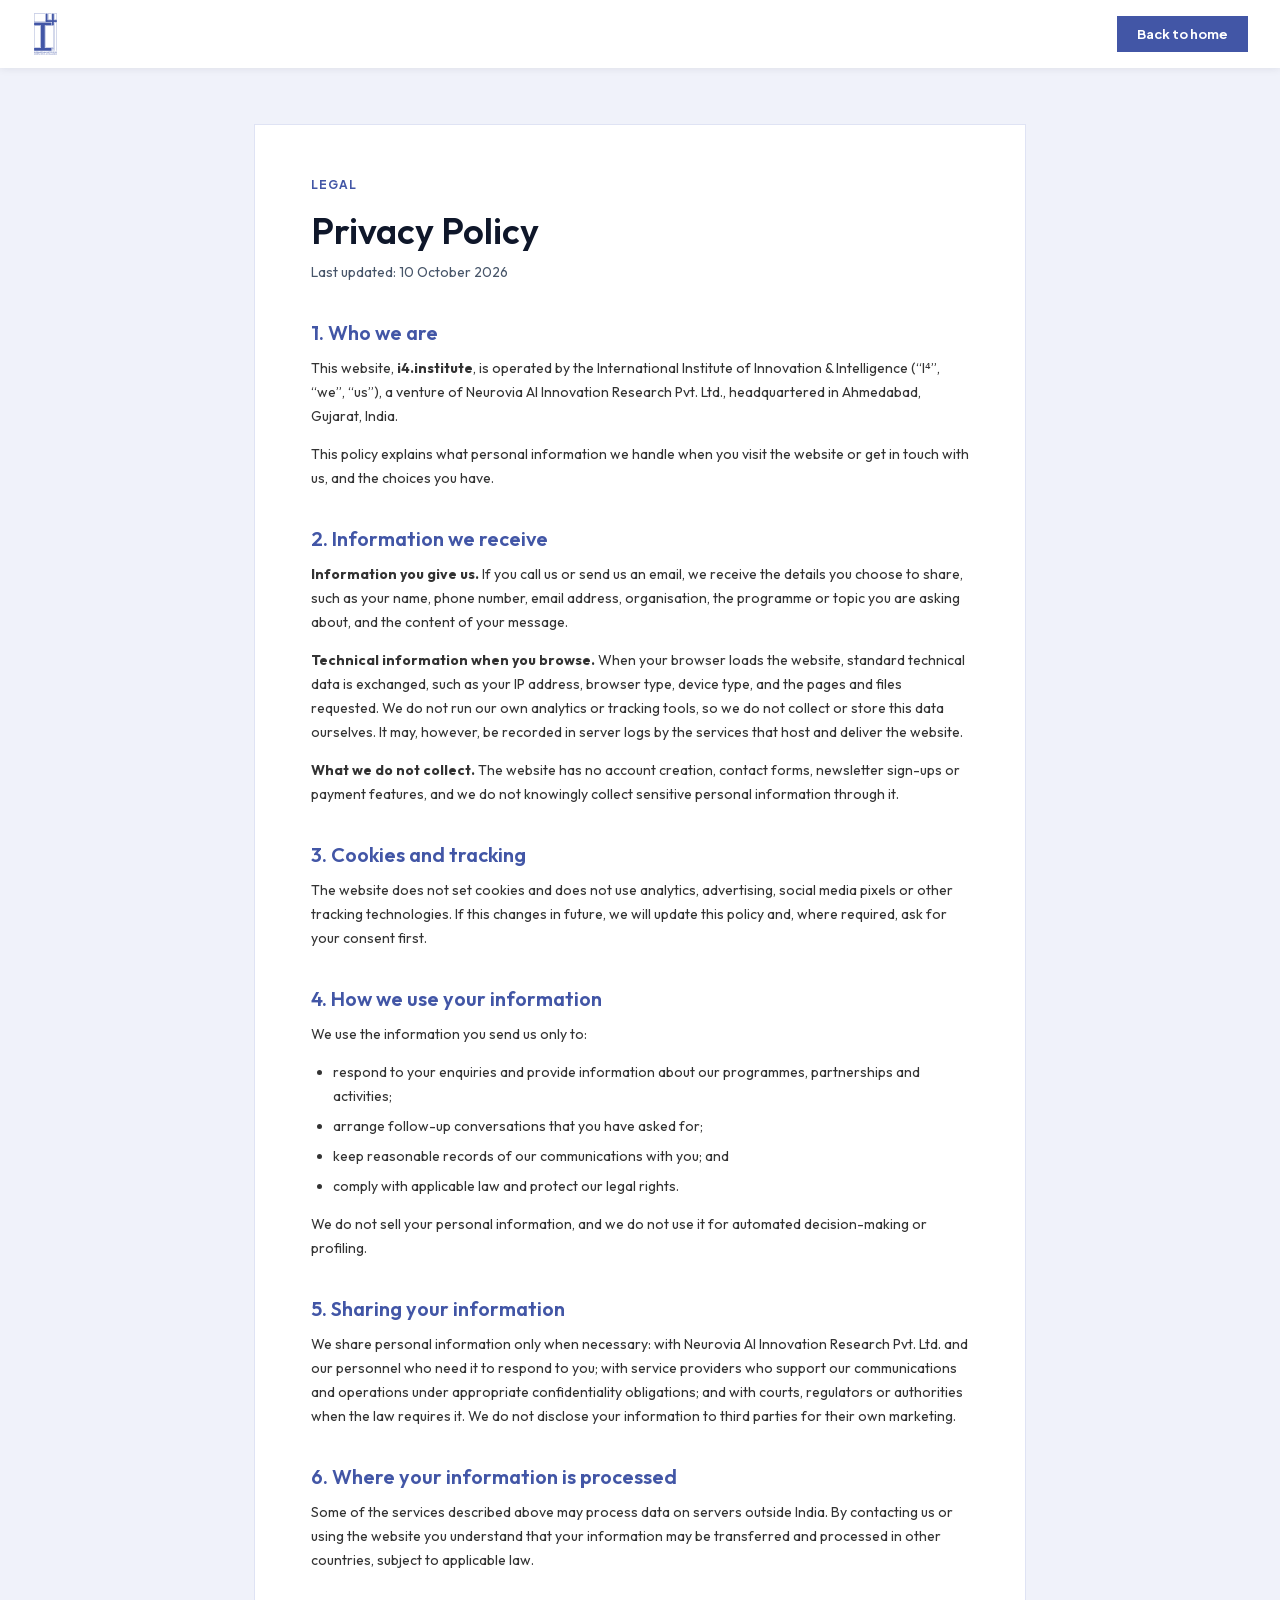
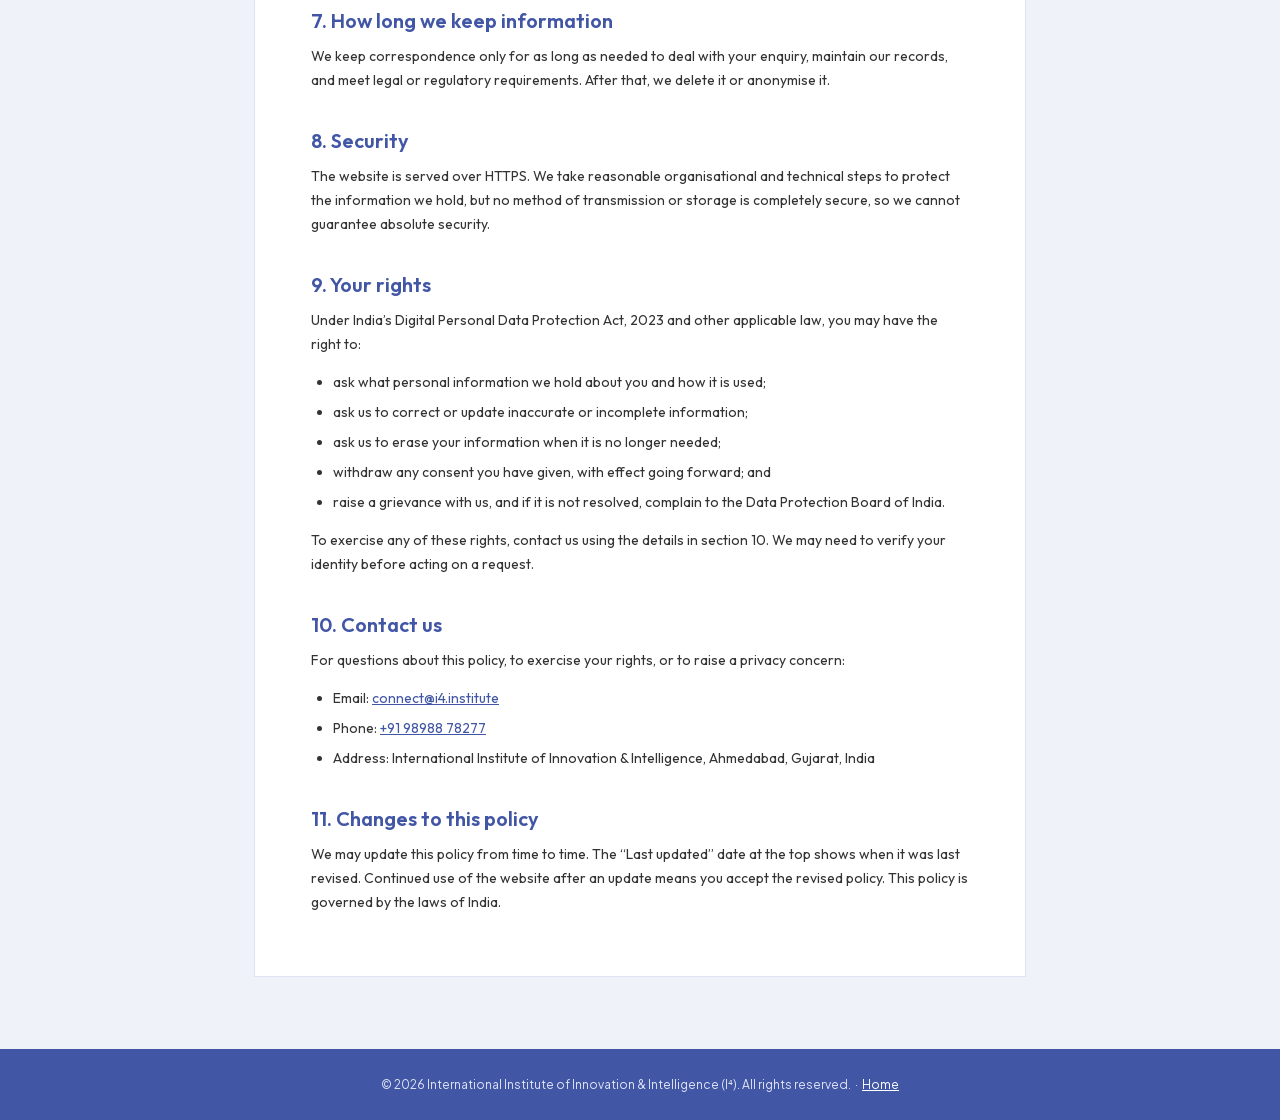
<file: privacy.html>
<!DOCTYPE html>
<html lang="en">
<head>
<meta charset="UTF-8">
<meta http-equiv="Content-Security-Policy" content="default-src 'none'; script-src 'self'; style-src 'self' 'unsafe-inline'; img-src 'self' data:; font-src 'self'; connect-src 'self'; media-src 'self'; manifest-src 'self'; base-uri 'self'; form-action 'none'; object-src 'none'">
<meta name="referrer" content="strict-origin-when-cross-origin">
<meta name="viewport" content="width=device-width, initial-scale=1.0">
<title>Privacy Policy — I⁴ International Institute of Innovation &amp; Intelligence</title>
<meta name="description" content="How the International Institute of Innovation &amp; Intelligence (I⁴) handles personal information when you visit i4.institute or contact us.">
<link rel="icon" type="image/png" href="assets/favicon.png?v=3">
<link rel="apple-touch-icon" href="assets/apple-touch-icon.png?v=3">
<link rel="preload" href="assets/fonts/outfit-var.woff2" as="font" type="font/woff2" crossorigin>
<link rel="stylesheet" href="assets/fonts.css">
<style>
  :root{
    --blue-primary:#4256a6;
    --blue-action:#4256a6;
    --blue-link:#4256a6;
    --blue-100:#dfe3f4;
    --blue-bg-tint:#f0f2fa;
    --slate-900:#0f172a;
    --slate-600:#475569;
    --white:#ffffff;
  }
  *{box-sizing:border-box;}
  html{scroll-behavior:smooth;}
  body{margin:0;font-family:'Outfit',sans-serif;color:var(--slate-900);background:var(--blue-bg-tint);-webkit-font-smoothing:antialiased;}
  a{color:var(--blue-link);}

  .bar{background:var(--white);display:flex;align-items:center;justify-content:space-between;padding:12px 32px;box-shadow:0 1px 8px rgba(15,23,42,.08);}
  .bar img{height:44px;width:auto;display:block;}
  .bar a.back{font-family:'Plus Jakarta Sans',sans-serif;font-size:13px;font-weight:700;text-decoration:none;color:var(--white);background:var(--blue-action);padding:10px 20px;}

  main{max-width:820px;margin:0 auto;padding:56px 24px 72px;}
  .doc{background:var(--white);padding:48px 56px;border:1px solid var(--blue-100);}
  .eyebrow{font-family:'Plus Jakarta Sans',sans-serif;font-size:12px;font-weight:700;letter-spacing:.08em;text-transform:uppercase;color:var(--blue-link);margin:0 0 12px;}
  h1{font-size:36px;line-height:1.2;font-weight:600;margin:0 0 8px;}
  .updated{font-size:14px;color:var(--slate-600);margin:0 0 32px;}
  h2{font-size:20px;line-height:1.3;font-weight:600;margin:36px 0 10px;color:var(--blue-link);}
  p,li{font-size:14px;line-height:24px;color:#333;}
  p{margin:0 0 14px;}
  ul{margin:0 0 14px;padding-left:22px;}
  li{margin-bottom:6px;}

  footer{background:var(--blue-primary);color:var(--blue-100);text-align:center;padding:28px 20px;font-family:'Plus Jakarta Sans',sans-serif;font-size:12px;}
  footer a{color:var(--white);}

  @media (max-width:768px){
    .bar{padding:10px 20px;}
    main{padding:32px 16px 48px;}
    .doc{padding:28px 22px;}
    h1{font-size:28px;}
  }
</style>
</head>
<body>

<header class="bar">
  <a href="/" aria-label="I⁴ home"><img src="assets/logo.svg" alt="I⁴ Institute logo"></a>
  <a class="back" href="/">Back to home</a>
</header>

<main>
  <article class="doc">
    <p class="eyebrow">Legal</p>
    <h1>Privacy Policy</h1>
    <p class="updated">Last updated: 10 October 2026</p>

    <h2>1. Who we are</h2>
    <p>This website, <strong>i4.institute</strong>, is operated by the International Institute of Innovation &amp; Intelligence (&ldquo;I⁴&rdquo;, &ldquo;we&rdquo;, &ldquo;us&rdquo;), a venture of Neurovia AI Innovation Research Pvt. Ltd., headquartered in Ahmedabad, Gujarat, India.</p>
    <p>This policy explains what personal information we handle when you visit the website or get in touch with us, and the choices you have.</p>

    <h2>2. Information we receive</h2>
    <p><strong>Information you give us.</strong> If you call us or send us an email, we receive the details you choose to share, such as your name, phone number, email address, organisation, the programme or topic you are asking about, and the content of your message.</p>
    <p><strong>Technical information when you browse.</strong> When your browser loads the website, standard technical data is exchanged, such as your IP address, browser type, device type, and the pages and files requested. We do not run our own analytics or tracking tools, so we do not collect or store this data ourselves. It may, however, be recorded in server logs by the services that host and deliver the website.</p>
    <p><strong>What we do not collect.</strong> The website has no account creation, contact forms, newsletter sign-ups or payment features, and we do not knowingly collect sensitive personal information through it.</p>

    <h2>3. Cookies and tracking</h2>
    <p>The website does not set cookies and does not use analytics, advertising, social media pixels or other tracking technologies. If this changes in future, we will update this policy and, where required, ask for your consent first.</p>

    <h2>4. How we use your information</h2>
    <p>We use the information you send us only to:</p>
    <ul>
      <li>respond to your enquiries and provide information about our programmes, partnerships and activities;</li>
      <li>arrange follow-up conversations that you have asked for;</li>
      <li>keep reasonable records of our communications with you; and</li>
      <li>comply with applicable law and protect our legal rights.</li>
    </ul>
    <p>We do not sell your personal information, and we do not use it for automated decision-making or profiling.</p>

    <h2>5. Sharing your information</h2>
    <p>We share personal information only when necessary: with Neurovia AI Innovation Research Pvt. Ltd. and our personnel who need it to respond to you; with service providers who support our communications and operations under appropriate confidentiality obligations; and with courts, regulators or authorities when the law requires it. We do not disclose your information to third parties for their own marketing.</p>

    <h2>6. Where your information is processed</h2>
    <p>Some of the services described above may process data on servers outside India. By contacting us or using the website you understand that your information may be transferred and processed in other countries, subject to applicable law.</p>

    <h2>7. How long we keep information</h2>
    <p>We keep correspondence only for as long as needed to deal with your enquiry, maintain our records, and meet legal or regulatory requirements. After that, we delete it or anonymise it.</p>

    <h2>8. Security</h2>
    <p>The website is served over HTTPS. We take reasonable organisational and technical steps to protect the information we hold, but no method of transmission or storage is completely secure, so we cannot guarantee absolute security.</p>

    <h2>9. Your rights</h2>
    <p>Under India&rsquo;s Digital Personal Data Protection Act, 2023 and other applicable law, you may have the right to:</p>
    <ul>
      <li>ask what personal information we hold about you and how it is used;</li>
      <li>ask us to correct or update inaccurate or incomplete information;</li>
      <li>ask us to erase your information when it is no longer needed;</li>
      <li>withdraw any consent you have given, with effect going forward; and</li>
      <li>raise a grievance with us, and if it is not resolved, complain to the Data Protection Board of India.</li>
    </ul>
    <p>To exercise any of these rights, contact us using the details in section 10. We may need to verify your identity before acting on a request.</p>

    <h2>10. Contact us</h2>
    <p>For questions about this policy, to exercise your rights, or to raise a privacy concern:</p>
    <ul>
      <li>Email: <a href="mailto:connect@i4.institute">connect@i4.institute</a></li>
      <li>Phone: <a href="tel:+919898878277">+91 98988 78277</a></li>
      <li>Address: International Institute of Innovation &amp; Intelligence, Ahmedabad, Gujarat, India</li>
    </ul>

    <h2>11. Changes to this policy</h2>
    <p>We may update this policy from time to time. The &ldquo;Last updated&rdquo; date at the top shows when it was last revised. Continued use of the website after an update means you accept the revised policy. This policy is governed by the laws of India.</p>
  </article>
</main>

<footer>
  &copy; 2026 International Institute of Innovation &amp; Intelligence (I⁴). All rights reserved. &nbsp;·&nbsp; <a href="/">Home</a>
</footer>

</body>
</html>
</file>
<file: assets/fonts.css>
/* Self-hosted fonts (latin subset), served from this site so visitors' browsers
   make no requests to Google. Outfit and Plus Jakarta Sans are variable fonts. */
@font-face{font-family:'ABeeZee';font-style:normal;font-weight:400;font-display:swap;src:url(fonts/abeezee-400.woff2) format('woff2');unicode-range:U+0000-00FF,U+0131,U+0152-0153,U+02BB-02BC,U+02C6,U+02DA,U+02DC,U+0304,U+0308,U+0329,U+2000-206F,U+20AC,U+2122,U+2191,U+2193,U+2212,U+2215,U+FEFF,U+FFFD;}
@font-face{font-family:'Outfit';font-style:normal;font-weight:100 900;font-display:swap;src:url(fonts/outfit-var.woff2) format('woff2');unicode-range:U+0000-00FF,U+0131,U+0152-0153,U+02BB-02BC,U+02C6,U+02DA,U+02DC,U+0304,U+0308,U+0329,U+2000-206F,U+20AC,U+2122,U+2191,U+2193,U+2212,U+2215,U+FEFF,U+FFFD;}
@font-face{font-family:'Plus Jakarta Sans';font-style:normal;font-weight:200 800;font-display:swap;src:url(fonts/plus-jakarta-sans-var.woff2) format('woff2');unicode-range:U+0000-00FF,U+0131,U+0152-0153,U+02BB-02BC,U+02C6,U+02DA,U+02DC,U+0304,U+0308,U+0329,U+2000-206F,U+20AC,U+2122,U+2191,U+2193,U+2212,U+2215,U+FEFF,U+FFFD;}
</file>
